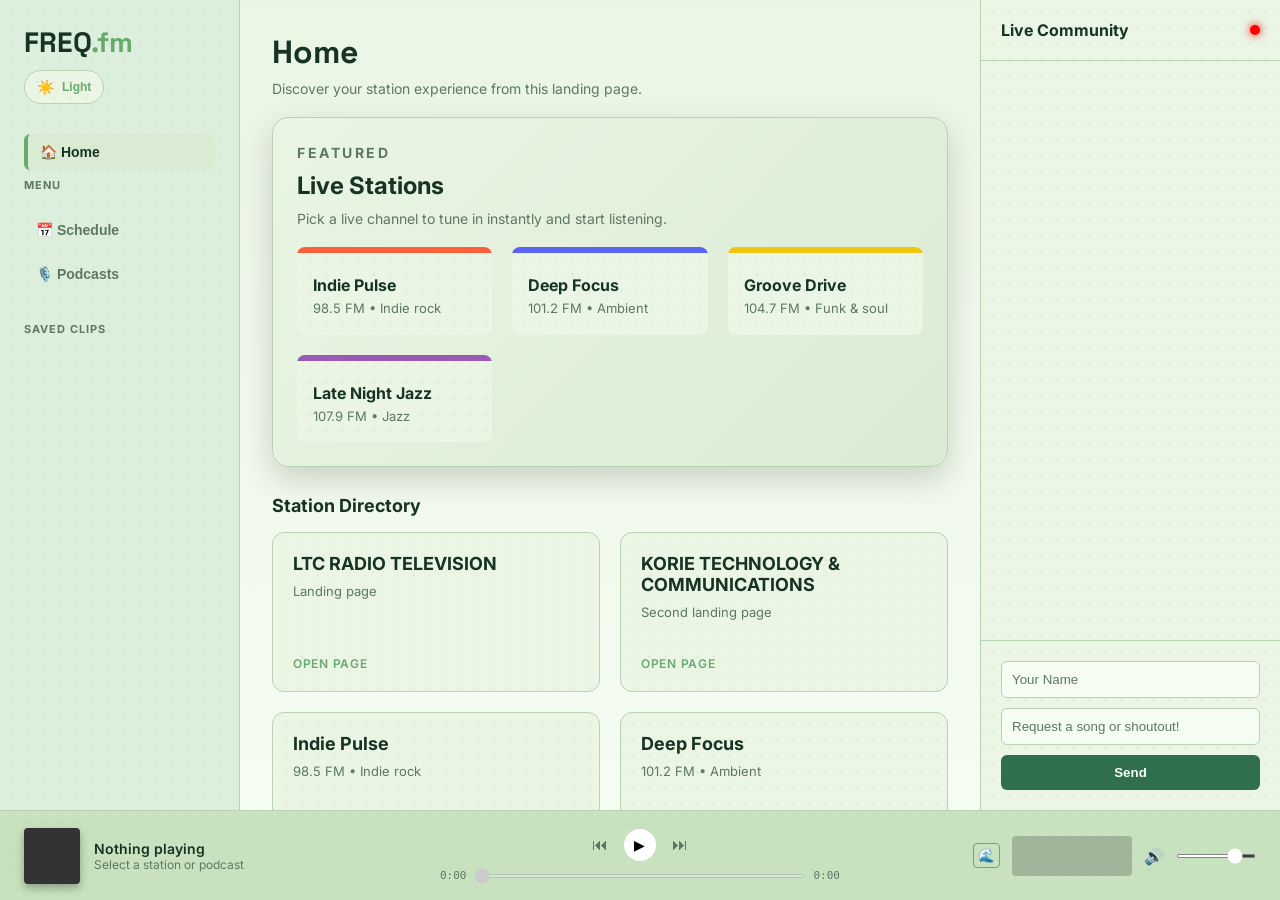
<file: main/index.html>
<!DOCTYPE html>
<html lang="en">
<head>
    <meta charset="UTF-8">
    <meta name="viewport" content="width=device-width, initial-scale=1.0">
    <link rel="preconnect" href="https://fonts.googleapis.com">
    <link rel="preconnect" href="https://fonts.gstatic.com" crossorigin>
    <link href="https://fonts.googleapis.com/css2?family=Inter:wght@400;600;700&family=Space+Grotesk:wght@700&display=swap" rel="stylesheet">
    <link rel="stylesheet" href="style.css">
    <title>Frequency.fm | Web App</title>
</head>
<body>

<div class="app-container">
    <nav class="sidebar">
        <div class="brand">
            <h1>FREQ<span>.fm</span></h1>
            <button id="themeToggle" class="theme-toggle" type="button" aria-label="Toggle color theme">
                <span class="theme-toggle__icon">🌙</span>
                <span class="theme-toggle__label">Dark</span>
            </button>
        </div>
        <div class="nav-menu">
            <button class="nav-btn active" data-tab="home">🏠 Home</button>
            <p class="nav-heading">MENU</p>
            <button class="nav-btn" data-tab="schedule">📅 Schedule</button>
            <button class="nav-btn" data-tab="ondemand">🎙️ Podcasts</button>
        </div>
        <div class="saved-clips-section">
            <p class="nav-heading">SAVED CLIPS</p>
            <ul id="savedClipsList" class="saved-clips-list">
                </ul>
        </div>
    </nav>

    <main class="main-content">
        <section id="home" class="tab-panel active">
            <header class="section-header hero-home-header">
                <h2>Home</h2>
                <p>Discover your station experience from this landing page.</p>
            </header>

            <div class="home-feature-card">
                <div class="home-feature-card__content">
                    <p class="home-feature-label">Featured</p>
                    <h3>Live Stations</h3>
                    <p>Pick a live channel to tune in instantly and start listening.</p>
                </div>
                <div class="station-grid" id="stationList"></div>
            </div>

            <div class="home-section">
                <h3>Station Directory</h3>
                <div class="station-placeholder-grid" id="stationDirectoryList"></div>
                <div class="stations-footer">
                    
                  <a href="../form/form.html" class="big-add-btn" aria-label="Add Station">+</a>
                    
                </div>
            </div>
        </section>

        <section id="schedule" class="tab-panel">
            <header class="section-header">
                <h2>Program Guide</h2>
                <div class="day-filters" id="dayFilters">
                    <button class="day-btn active" data-day="All">All</button>
                    <button class="day-btn" data-day="Mon">Mon</button>
                    <button class="day-btn" data-day="Tue">Tue</button>
                    <button class="day-btn" data-day="Wed">Wed</button>
                    <button class="day-btn" data-day="Thu">Thu</button>
                    <button class="day-btn" data-day="Fri">Fri</button>
                </div>
            </header>
            <div class="schedule-list" id="scheduleList"></div>
        </section>

        <section id="ondemand" class="tab-panel">
            <header class="section-header">
                <h2>Podcasts & Episodes</h2>
                <p>On-demand audio. Highlight a timestamp to save a clip!</p>
            </header>
            <div class="clip-grid" id="clipList"></div>
            
            <div class="clipping-tool">
                <h3>✂️ Clip This Episode</h3>
                <div class="clip-inputs">
                    <input type="text" id="clipStart" placeholder="Start (e.g. 1:15)">
                    <input type="text" id="clipEnd" placeholder="End (e.g. 2:30)">
                    <input type="text" id="clipName" placeholder="Clip Name">
                    <button id="saveClipBtn">Save Clip</button>
                </div>
            </div>
        </section>
    </main>

    <aside class="right-panel">
        <div class="panel-header">
            <h3>Live Community</h3>
            <span class="live-dot"></span>
        </div>
        <div class="request-feed" id="requestFeed">
            </div>
        <form class="request-form" id="requestForm">
            <input type="text" id="reqName" placeholder="Your Name" required>
            <input type="text" id="reqMessage" placeholder="Request a song or shoutout!" required>
            <button type="submit">Send</button>
        </form>
    </aside>

    <footer class="bottom-player" id="playerBar">
        <div class="player-left">
            <div class="brand-color-block" id="playerColorBlock"></div>
            <div class="now-playing-info">
                <p class="np-title" id="npTitle">Nothing playing</p>
                <p class="np-sub" id="npSub">Select a station or podcast</p>
            </div>
        </div>

        <div class="player-center">
            <div class="player-controls">
                <button class="ctrl-btn" id="skipBack">⏮</button>
                <button class="play-pause-btn" id="playBtn" disabled>▶</button>
                <button class="ctrl-btn" id="skipFwd">⏭</button>
            </div>
            <div class="progress-container">
                <span id="currentTime">0:00</span>
                <input type="range" id="progressBar" value="0" min="0" max="100" disabled>
                <span id="durationTime">0:00</span>
            </div>
        </div>

        <div class="player-right">
            <button class="toggle-viz active" id="toggleViz" title="Toggle Visualizer">🌊</button>
            <canvas id="waveform" width="120" height="40"></canvas>
            <label for="volumeSlider">🔊</label>
            <input type="range" id="volumeSlider" min="0" max="1" step="0.01" value="0.8">
        </div>
    </footer>
</div>

<audio id="mainAudio"></audio>
<script src="script.js"></script>
</body>
</html>
</file>
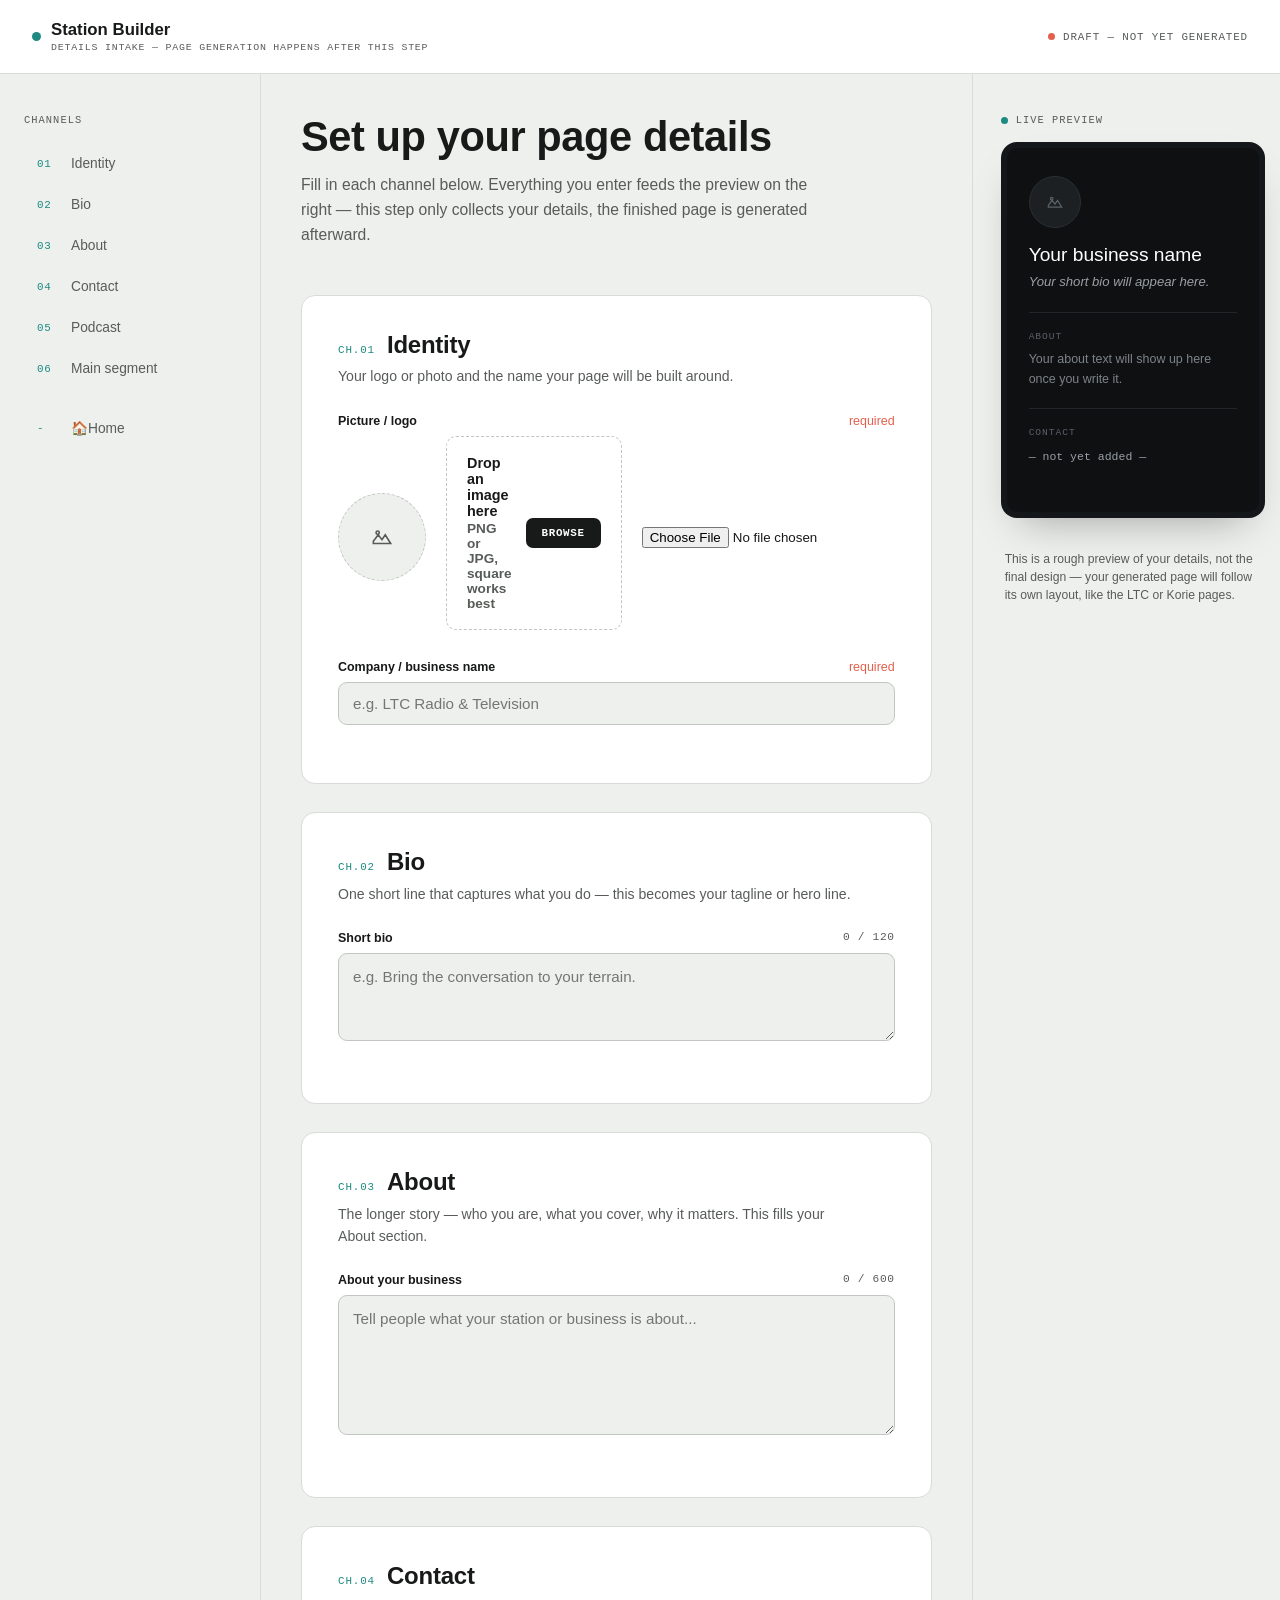
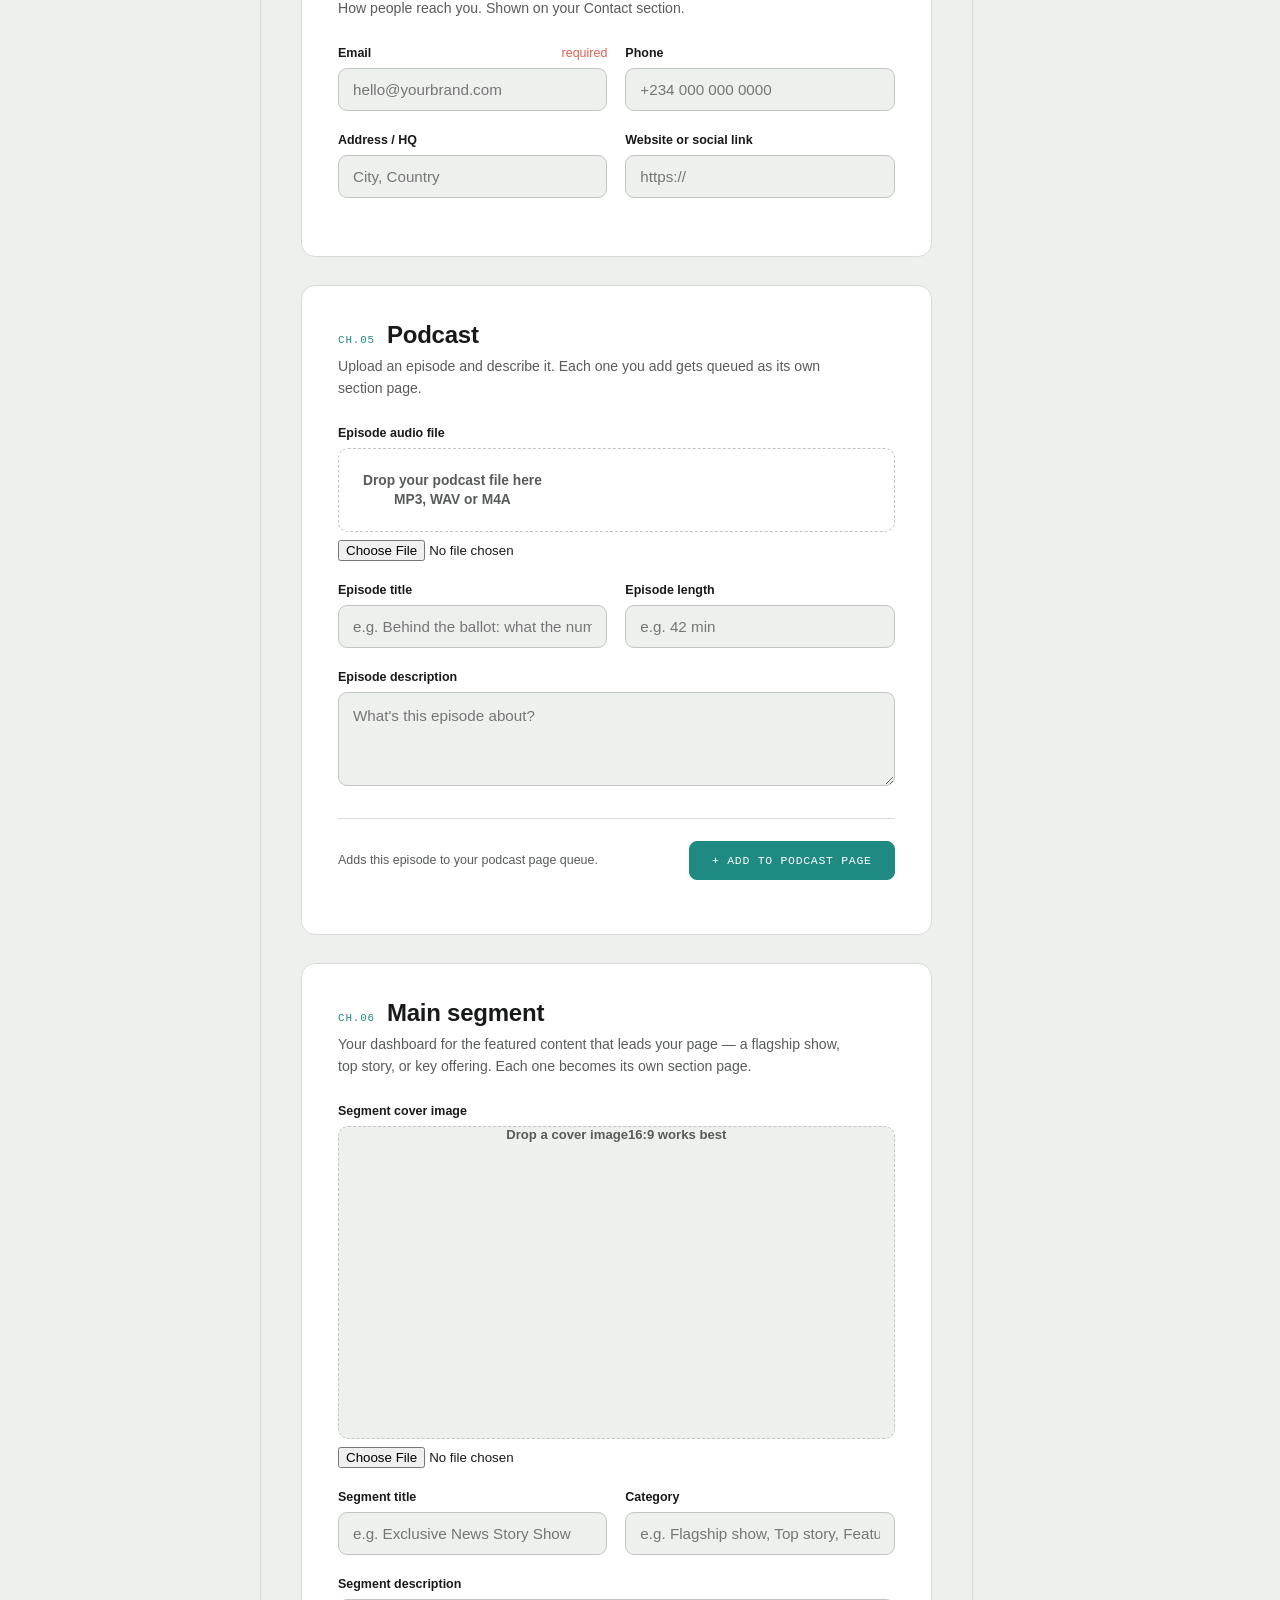
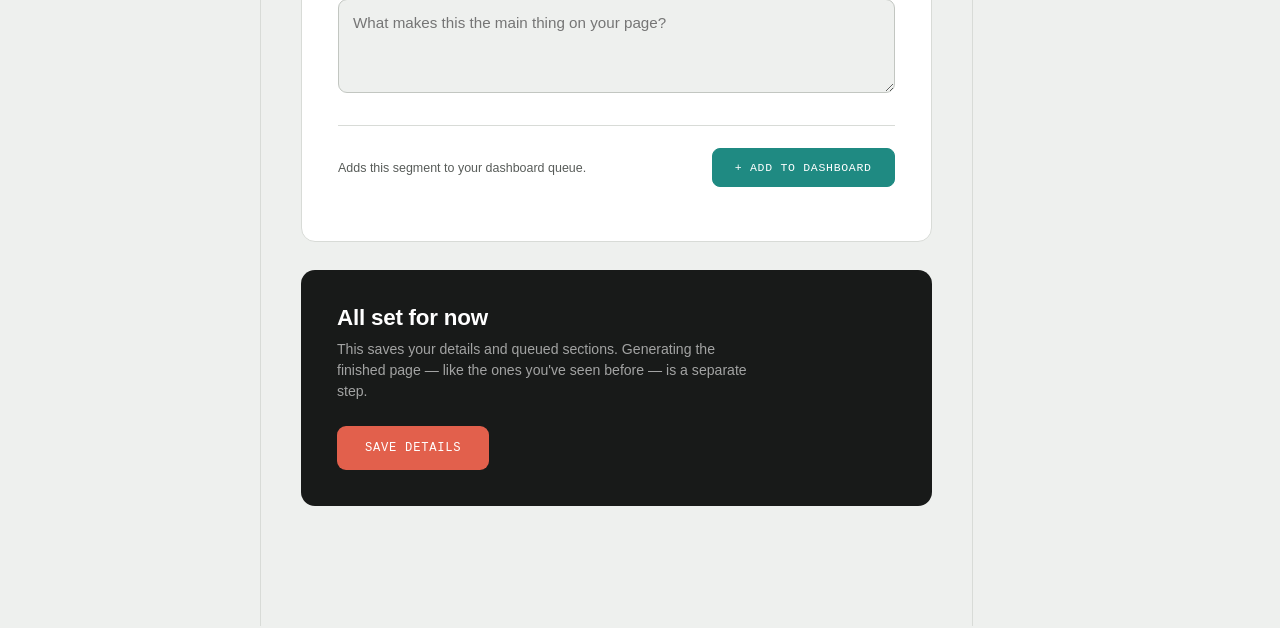
<file: form/form.html>
<!DOCTYPE html>
<html lang="en">
<head>
    <meta charset="UTF-8">
    <meta name="viewport" content="width=device-width, initial-scale=1.0">
    <link rel="stylesheet" href="form.css">
    <title>Document</title>
</head>
<body>
    <div class="topbar">
  <div class="brand">
    <span class="dot"></span>
    <span>Station Builder<br><small>Details intake — page generation happens after this step</small></span>
  </div>
  <div class="topbar-status"><span class="pulse"></span>Draft — not yet generated</div>
</div>

<div class="layout">

  <!-- SIDEBAR STEPPER -->
  <aside class="sidebar">
    <span class="eyebrow">Channels</span>
    <ul class="channel-list" id="channelList">
      <li><a href="#identity"><span class="ch-num mono">01</span>Identity</a></li>
      <li><a href="#bio"><span class="ch-num mono">02</span>Bio</a></li>
      <li><a href="#about"><span class="ch-num mono">03</span>About</a></li>
      <li><a href="#contact"><span class="ch-num mono">04</span>Contact</a></li>
      <li><a href="#podcast"><span class="ch-num mono">05</span>Podcast</a></li>
      <li><a href="#dashboard"><span class="ch-num mono">06</span>Main segment</a></li>
      <br>
      <li><a href="../main/index.html"><span class="ch-num mono">-</span>🏠Home</a></li>
    </ul>
  </aside>

  <!-- MAIN FORM -->
  <main>
    <div class="intro">
      <h1>Set up your page details</h1>
      <p>Fill in each channel below. Everything you enter feeds the preview on the right — this step only collects your details, the finished page is generated afterward.</p>
    </div>

    <!-- 01 IDENTITY -->
    <section class="card" id="identity">
      <div class="card-head"><span class="tag mono">CH.01</span><h2>Identity</h2></div>
      <p class="hint">Your logo or photo and the name your page will be built around.</p>

      <div class="field">
        <label>Picture / logo <span class="req">required</span></label>
        <div class="uploader">
          <div class="upload-preview" id="picPreview">
            <svg viewBox="0 0 24 24" fill="none" stroke-width="1.5"><path d="M4 16l4.5-6 3.5 4.5L15 10l5 8H4z"/><circle cx="8" cy="8" r="1.5"/></svg>
          </div>
          <label class="upload-drop" id="picDrop" for="picInput">
            <span class="u-text"><strong>Drop an image here</strong>PNG or JPG, square works best</span>
            <span class="u-btn">Browse</span>
          </label>
          <input type="file" id="picInput" accept="image/*">
        </div>
      </div>

      <div class="field">
        <label>Company / business name <span class="req">required</span></label>
        <input type="text" id="bizName" placeholder="e.g. LTC Radio &amp; Television">
      </div>
    </section>

    <!-- 02 BIO -->
    <section class="card" id="bio">
      <div class="card-head"><span class="tag mono">CH.02</span><h2>Bio</h2></div>
      <p class="hint">One short line that captures what you do — this becomes your tagline or hero line.</p>
      <div class="field">
        <label>Short bio <span class="count mono" id="bioCount">0 / 120</span></label>
        <textarea id="bioText" maxlength="120" rows="2" placeholder="e.g. Bring the conversation to your terrain."></textarea>
      </div>
    </section>

    <!-- 03 ABOUT -->
    <section class="card" id="about">
      <div class="card-head"><span class="tag mono">CH.03</span><h2>About</h2></div>
      <p class="hint">The longer story — who you are, what you cover, why it matters. This fills your About section.</p>
      <div class="field">
        <label>About your business <span class="count mono" id="aboutCount">0 / 600</span></label>
        <textarea id="aboutText" maxlength="600" rows="5" placeholder="Tell people what your station or business is about..."></textarea>
      </div>
    </section>

    <!-- 04 CONTACT -->
    <section class="card" id="contact">
      <div class="card-head"><span class="tag mono">CH.04</span><h2>Contact</h2></div>
      <p class="hint">How people reach you. Shown on your Contact section.</p>
      <div class="grid-2">
        <div class="field">
          <label>Email <span class="req">required</span></label>
          <input type="email" id="cEmail" placeholder="hello@yourbrand.com">
        </div>
        <div class="field">
          <label>Phone</label>
          <input type="tel" id="cPhone" placeholder="+234 000 000 0000">
        </div>
      </div>
      <div class="grid-2">
        <div class="field">
          <label>Address / HQ</label>
          <input type="text" id="cAddress" placeholder="City, Country">
        </div>
        <div class="field">
          <label>Website or social link</label>
          <input type="url" id="cSocial" placeholder="https://">
        </div>
      </div>
    </section>

    <!-- 05 PODCAST -->
    <section class="card" id="podcast">
      <div class="card-head"><span class="tag mono">CH.05</span><h2>Podcast</h2></div>
      <p class="hint">Upload an episode and describe it. Each one you add gets queued as its own section page.</p>

      <div class="field">
        <label>Episode audio file</label>
        <label class="file-drop" id="audioDrop" for="audioInput">
          <div class="u-text"><strong>Drop your podcast file here</strong>MP3, WAV or M4A</div>
        </label>
        <input type="file" id="audioInput" accept="audio/*">
        <div class="file-chip" id="audioChip">
          <span id="audioName" class="mono"></span>
          <span class="remove" id="audioRemove">Remove</span>
        </div>
      </div>

      <div class="grid-2">
        <div class="field">
          <label>Episode title</label>
          <input type="text" id="epTitle" placeholder="e.g. Behind the ballot: what the numbers hide">
        </div>
        <div class="field">
          <label>Episode length</label>
          <input type="text" id="epLength" placeholder="e.g. 42 min">
        </div>
      </div>
      <div class="field">
        <label>Episode description</label>
        <textarea id="epDesc" rows="3" placeholder="What's this episode about?"></textarea>
      </div>

      <div class="gen-row">
        <span class="gen-note">Adds this episode to your podcast page queue.</span>
        <button class="gen-btn" id="addEpisode">+ Add to podcast page</button>
      </div>
      <div class="queue" id="episodeQueue"></div>
    </section>

    <!-- 06 DASHBOARD / MAIN SEGMENT -->
    <section class="card" id="dashboard">
      <div class="card-head"><span class="tag mono">CH.06</span><h2>Main segment</h2></div>
      <p class="hint">Your dashboard for the featured content that leads your page — a flagship show, top story, or key offering. Each one becomes its own section page.</p>

      <div class="field">
        <label>Segment cover image</label>
        <label class="upload-rect" id="segDrop" for="segInput">
          <div class="u-text"><strong>Drop a cover image</strong>16:9 works best</div>
        </label>
        <input type="file" id="segInput" accept="image/*">
      </div>

      <div class="grid-2">
        <div class="field">
          <label>Segment title</label>
          <input type="text" id="segTitle" placeholder="e.g. Exclusive News Story Show">
        </div>
        <div class="field">
          <label>Category</label>
          <input type="text" id="segCategory" placeholder="e.g. Flagship show, Top story, Featured product">
        </div>
      </div>
      <div class="field">
        <label>Segment description</label>
        <textarea id="segDesc" rows="3" placeholder="What makes this the main thing on your page?"></textarea>
      </div>

      <div class="gen-row">
        <span class="gen-note">Adds this segment to your dashboard queue.</span>
        <button class="gen-btn" id="addSegment">+ Add to dashboard</button>
      </div>
      <div class="queue" id="segmentQueue"></div>
    </section>

    <!-- FINAL SAVE -->
    <div class="save-card">
      <div>
        <h2>All set for now</h2>
        <p>This saves your details and queued sections. Generating the finished page — like the ones you've seen before — is a separate step.</p>
      </div>
      <button class="save-btn" id="saveDetails">Save details</button>
    </div>
  </main>

  <!-- LIVE PREVIEW -->
  <aside class="preview-col">
    <span class="eyebrow"><span class="pulse"></span>Live preview</span>
    <div class="monitor">
      <div class="monitor-screen">
        <div class="pv-avatar" id="pvAvatar">
          <svg viewBox="0 0 24 24" fill="none" stroke-width="1.5"><path d="M4 16l4.5-6 3.5 4.5L15 10l5 8H4z"/><circle cx="8" cy="8" r="1.5"/></svg>
        </div>
        <div class="pv-name" id="pvName">Your business name</div>
        <div class="pv-bio" id="pvBio">Your short bio will appear here.</div>
        <div class="pv-divider"></div>
        <div class="pv-label">About</div>
        <div class="pv-about" id="pvAbout">Your about text will show up here once you write it.</div>
        <div class="pv-divider"></div>
        <div class="pv-label">Contact</div>
        <div class="pv-contact" id="pvContact">— not yet added —</div>
        <div class="pv-tags" id="pvTags"></div>
      </div>
    </div>
    <p class="preview-foot">This is a rough preview of your details, not the final design — your generated page will follow its own layout, like the LTC or Korie pages.</p>
  </aside>

</div>

<div class="toast" id="toast"><span class="td"></span><span id="toastText">Saved</span></div>
</body>
<script src="form.js"></script>
</html>
</file>
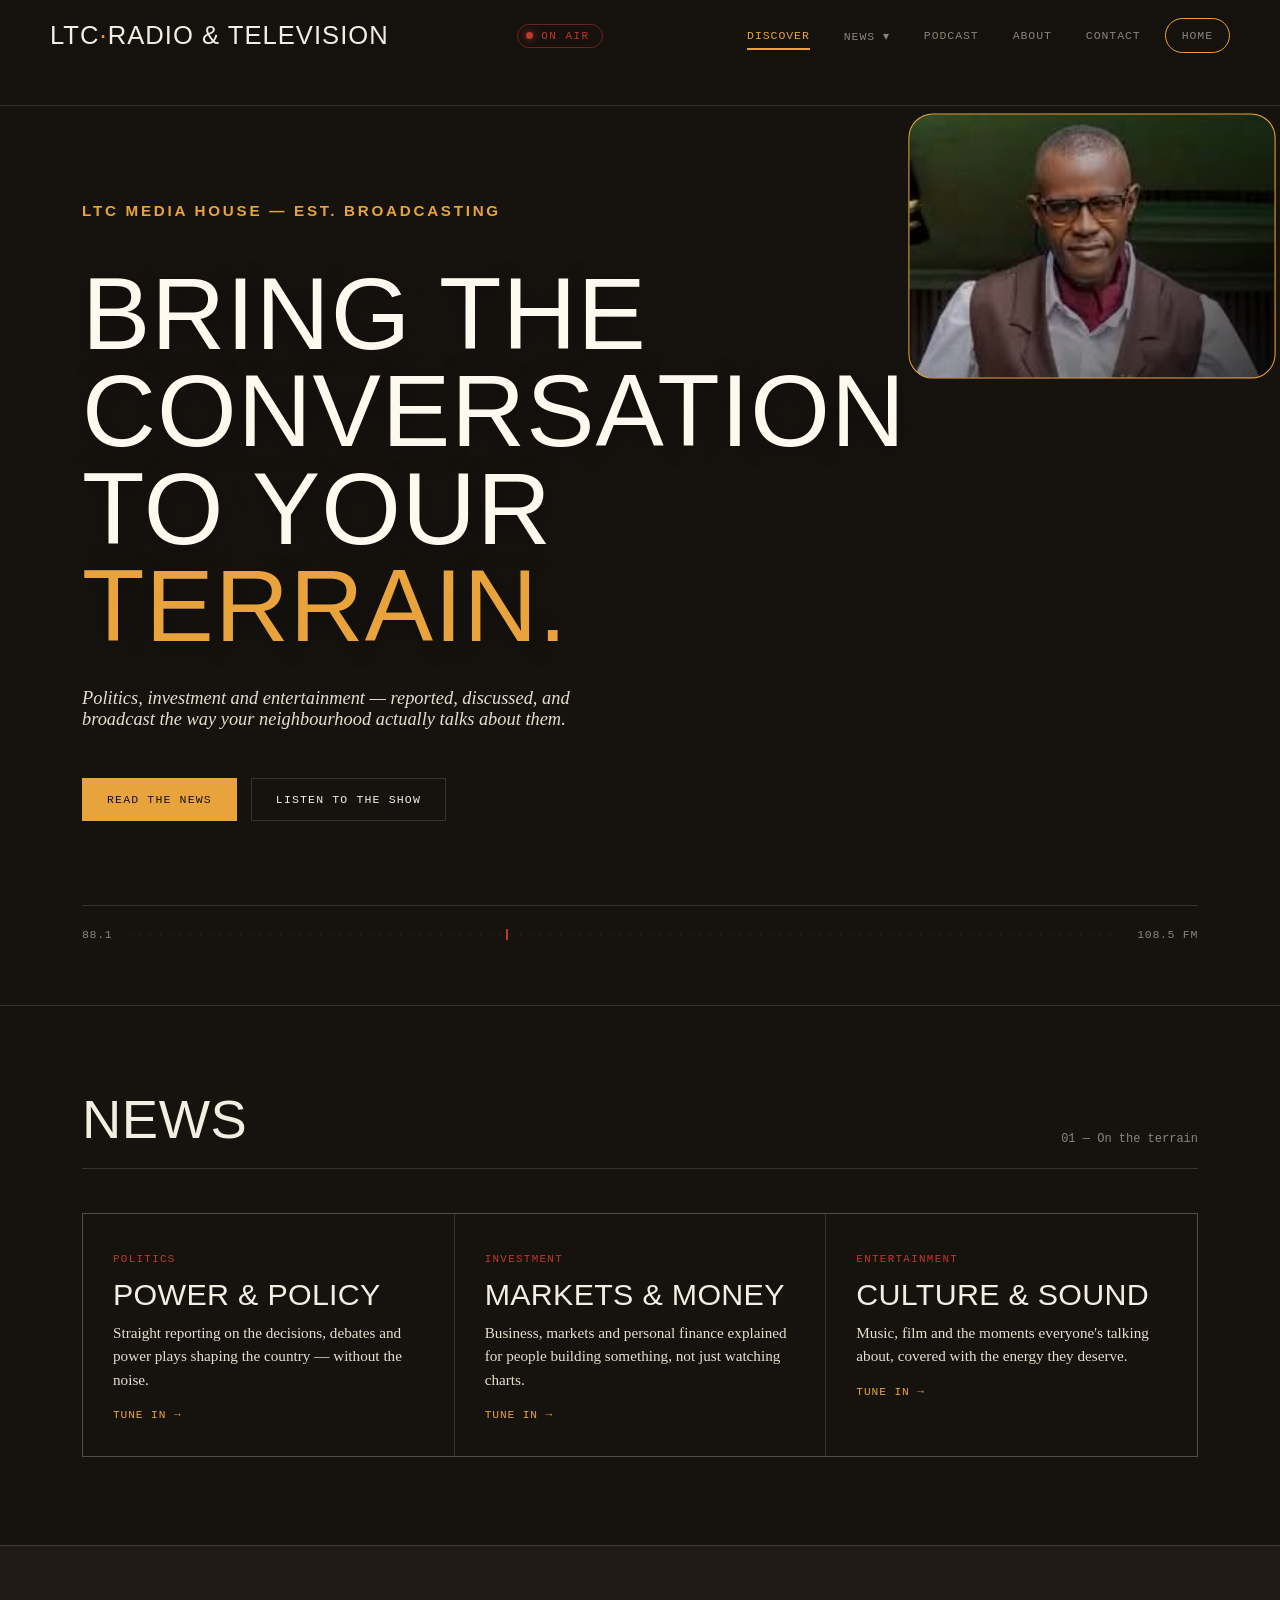
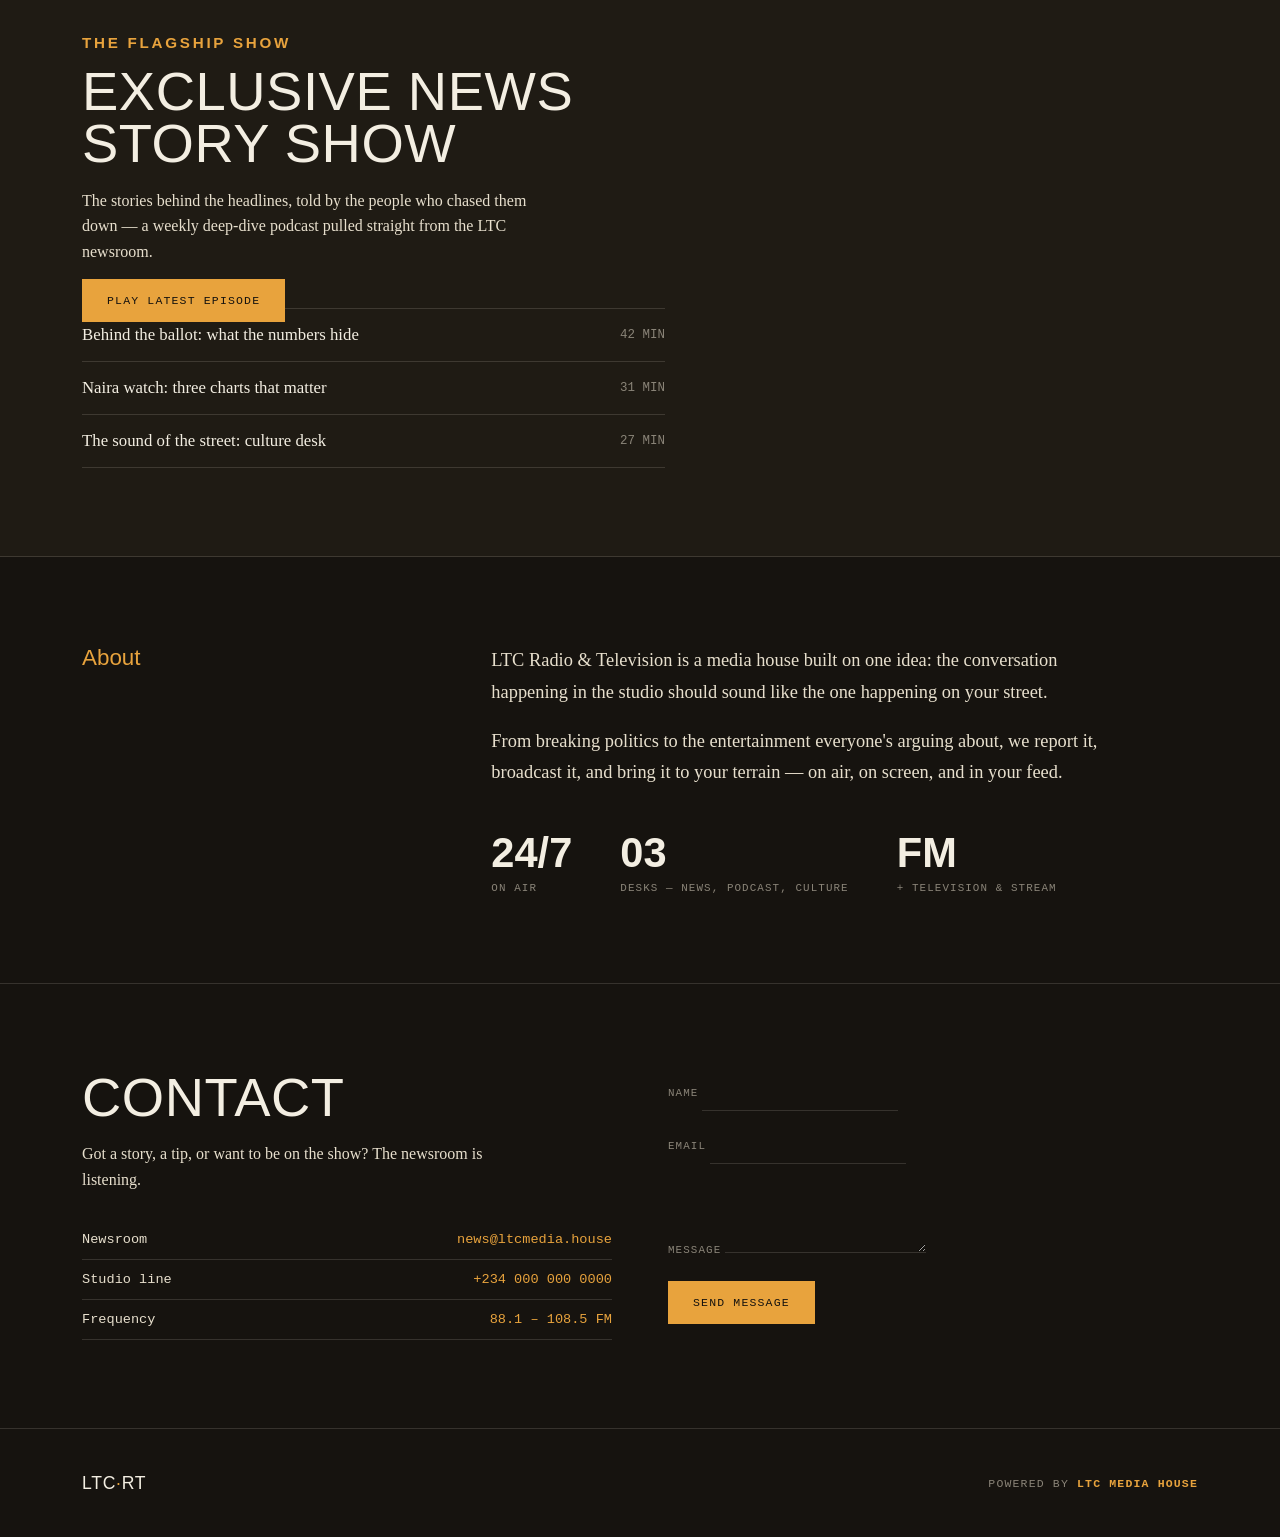
<file: page/front.html>
<!DOCTYPE html>
<html lang="en">
<head>
    <meta charset="UTF-8">
    <meta name="viewport" content="width=device-width, initial-scale=1.0">
    <link rel="stylesheet" href="front.css">
    <title>Document</title>
</head>
<body>
    <body>

<header>
  <div class="wrap nav-row">
    <a href="#home" class="logo">LTC<span>·</span>RADIO &amp; TELEVISION</a>
    <span class="onair"><span class="dot"></span>ON AIR</span>
    <nav class="dial" id="primaryNav">
      <a href="#home" class="active">Discover</a>
      <div class="has-drop">
        <a href="#news">News ▾</a>
        <div class="dropdown">
          <a href="#news">Politics</a>
          <a href="#news">Investment</a>
          <a href="#news">Entertainment</a>
        </div>
      </div>
      <a href="#podcast">Podcast</a>
      <a href="#about">About</a>
      <a href="#contact">Contact</a>
      <a href="..//main/index.html" class="nav-back-btn">Home</a>
    </nav>
    <button class="nav-toggle" id="navToggle" aria-label="Toggle menu" aria-expanded="false">MENU</button>
  </div>
  <div class="freq-ticker" aria-hidden="true">
    <span style="animation-delay:0s"></span><span style="animation-delay:0.1s"></span><span style="animation-delay:0.2s"></span>
    <span style="animation-delay:0.3s"></span><span style="animation-delay:0.05s"></span><span style="animation-delay:0.25s"></span>
    <span style="animation-delay:0.15s"></span><span style="animation-delay:0.35s"></span><span style="animation-delay:0.4s"></span>
    <span style="animation-delay:0.1s"></span><span style="animation-delay:0.2s"></span><span style="animation-delay:0s"></span>
    <span style="animation-delay:0.3s"></span><span style="animation-delay:0.15s"></span><span style="animation-delay:0.05s"></span>
    <span style="animation-delay:0.25s"></span><span style="animation-delay:0.4s"></span><span style="animation-delay:0.1s"></span>
    <span style="animation-delay:0.2s"></span><span style="animation-delay:0s"></span>
  </div>
</header>

<section class="hero" id="home">
  <div class="hero-backdrop" aria-hidden="true"></div>
  <div class="wrap">
    <span class="eyebrow">LTC Media House — Est. Broadcasting</span>
    <h1>Bring the conversation<br>to your <em>terrain.</em></h1>
    <p class="lede">Politics, investment and entertainment — reported, discussed, and broadcast the way your neighbourhood actually talks about them.</p>
    <div class="hero-cta">
      <a href="#news" class="btn">Read the news</a>
      <a href="#podcast" class="btn ghost">Listen to the show</a>
    </div>
    <div class="dial-strip">
      <span>88.1</span>
      <span class="dial-track"><span class="dial-needle"></span></span>
      <span>108.5 FM</span>
    </div>
  </div>
</section>

<section id="news">
  <div class="wrap">
    <div class="section-head">
      <h2>News</h2>
      <span class="num">01 — On the terrain</span>
    </div>
    <div class="news-grid">
      <article class="news-card">
        <span class="tag">Politics</span>
        <h3>Power &amp; policy</h3>
        <p>Straight reporting on the decisions, debates and power plays shaping the country — without the noise.</p>
        <span class="read">Tune in →</span>
      </article>
      <article class="news-card">
        <span class="tag">Investment</span>
        <h3>Markets &amp; money</h3>
        <p>Business, markets and personal finance explained for people building something, not just watching charts.</p>
        <span class="read">Tune in →</span>
      </article>
      <article class="news-card">
        <span class="tag">Entertainment</span>
        <h3>Culture &amp; sound</h3>
        <p>Music, film and the moments everyone's talking about, covered with the energy they deserve.</p>
        <span class="read">Tune in →</span>
      </article>
    </div>
  </div>
</section>

<section class="podcast" id="podcast">
  <div class="wrap">
    <div>
      <span class="eyebrow">The flagship show</span>
      <h2>Exclusive News<br>Story Show</h2>
      <p>The stories behind the headlines, told by the people who chased them down — a weekly deep-dive podcast pulled straight from the LTC newsroom.</p>
      <a href="#" class="btn">Play latest episode</a>
      <div class="episode-list">
        <div class="episode"><span class="ep-title">Behind the ballot: what the numbers hide</span><span class="ep-meta">42 MIN</span></div>
        <div class="episode"><span class="ep-title">Naira watch: three charts that matter</span><span class="ep-meta">31 MIN</span></div>
        <div class="episode"><span class="ep-title">The sound of the street: culture desk</span><span class="ep-meta">27 MIN</span></div>
      </div>
    </div>
    <div class="waveform" aria-hidden="true">
      <span style="animation-delay:0s"></span><span style="animation-delay:0.1s"></span><span style="animation-delay:0.2s"></span>
      <span style="animation-delay:0.3s"></span><span style="animation-delay:0.05s"></span><span style="animation-delay:0.25s"></span>
      <span style="animation-delay:0.15s"></span><span style="animation-delay:0.35s"></span><span style="animation-delay:0.4s"></span>
      <span style="animation-delay:0.1s"></span><span style="animation-delay:0.2s"></span><span style="animation-delay:0s"></span>
      <span style="animation-delay:0.3s"></span><span style="animation-delay:0.15s"></span><span style="animation-delay:0.05s"></span>
    </div>
  </div>
</section>

<section class="about" id="about">
  <div class="wrap">
    <div>
      <span class="about-tag">About</span>
    </div>
    <div>
      <p>LTC Radio &amp; Television is a media house built on one idea: the conversation happening in the studio should sound like the one happening on your street.</p>
      <p>From breaking politics to the entertainment everyone's arguing about, we report it, broadcast it, and bring it to your terrain — on air, on screen, and in your feed.</p>
      <div class="stat-row">
        <div class="stat"><h4>24/7</h4><span>On air</span></div>
        <div class="stat"><h4>03</h4><span>Desks — News, Podcast, Culture</span></div>
        <div class="stat"><h4>FM</h4><span>+ Television &amp; Stream</span></div>
      </div>
    </div>
  </div>
</section>

<section class="contact" id="contact">
  <div class="wrap">
    <div>
      <h2>Contact</h2>
      <p>Got a story, a tip, or want to be on the show? The newsroom is listening.</p>
      <ul class="freq-list">
        <li><span>Newsroom</span><span>news@ltcmedia.house</span></li>
        <li><span>Studio line</span><span>+234 000 000 0000</span></li>
        <li><span>Frequency</span><span>88.1 – 108.5 FM</span></li>
      </ul>
    </div>
    <form onsubmit="event.preventDefault(); this.querySelector('button').textContent='Sent ✓';">
      <div>
        <label for="name">Name</label>
        <input id="name" type="text" required>
      </div>
      <div>
        <label for="email">Email</label>
        <input id="email" type="email" required>
      </div>
      <div>
        <label for="msg">Message</label>
        <textarea id="msg" rows="3" required></textarea>
      </div>
      <button class="btn" type="submit">Send message</button>
    </form>
  </div>
</section>

<footer>
  <div class="wrap">
    <span class="logo" style="font-size:1.1rem;">LTC<span>·</span>RT</span>
    <span class="powered">Powered by <strong>LTC Media House</strong></span>
  </div>
</footer>
</body>
<script src="front.js"></script>
</html>
</file>
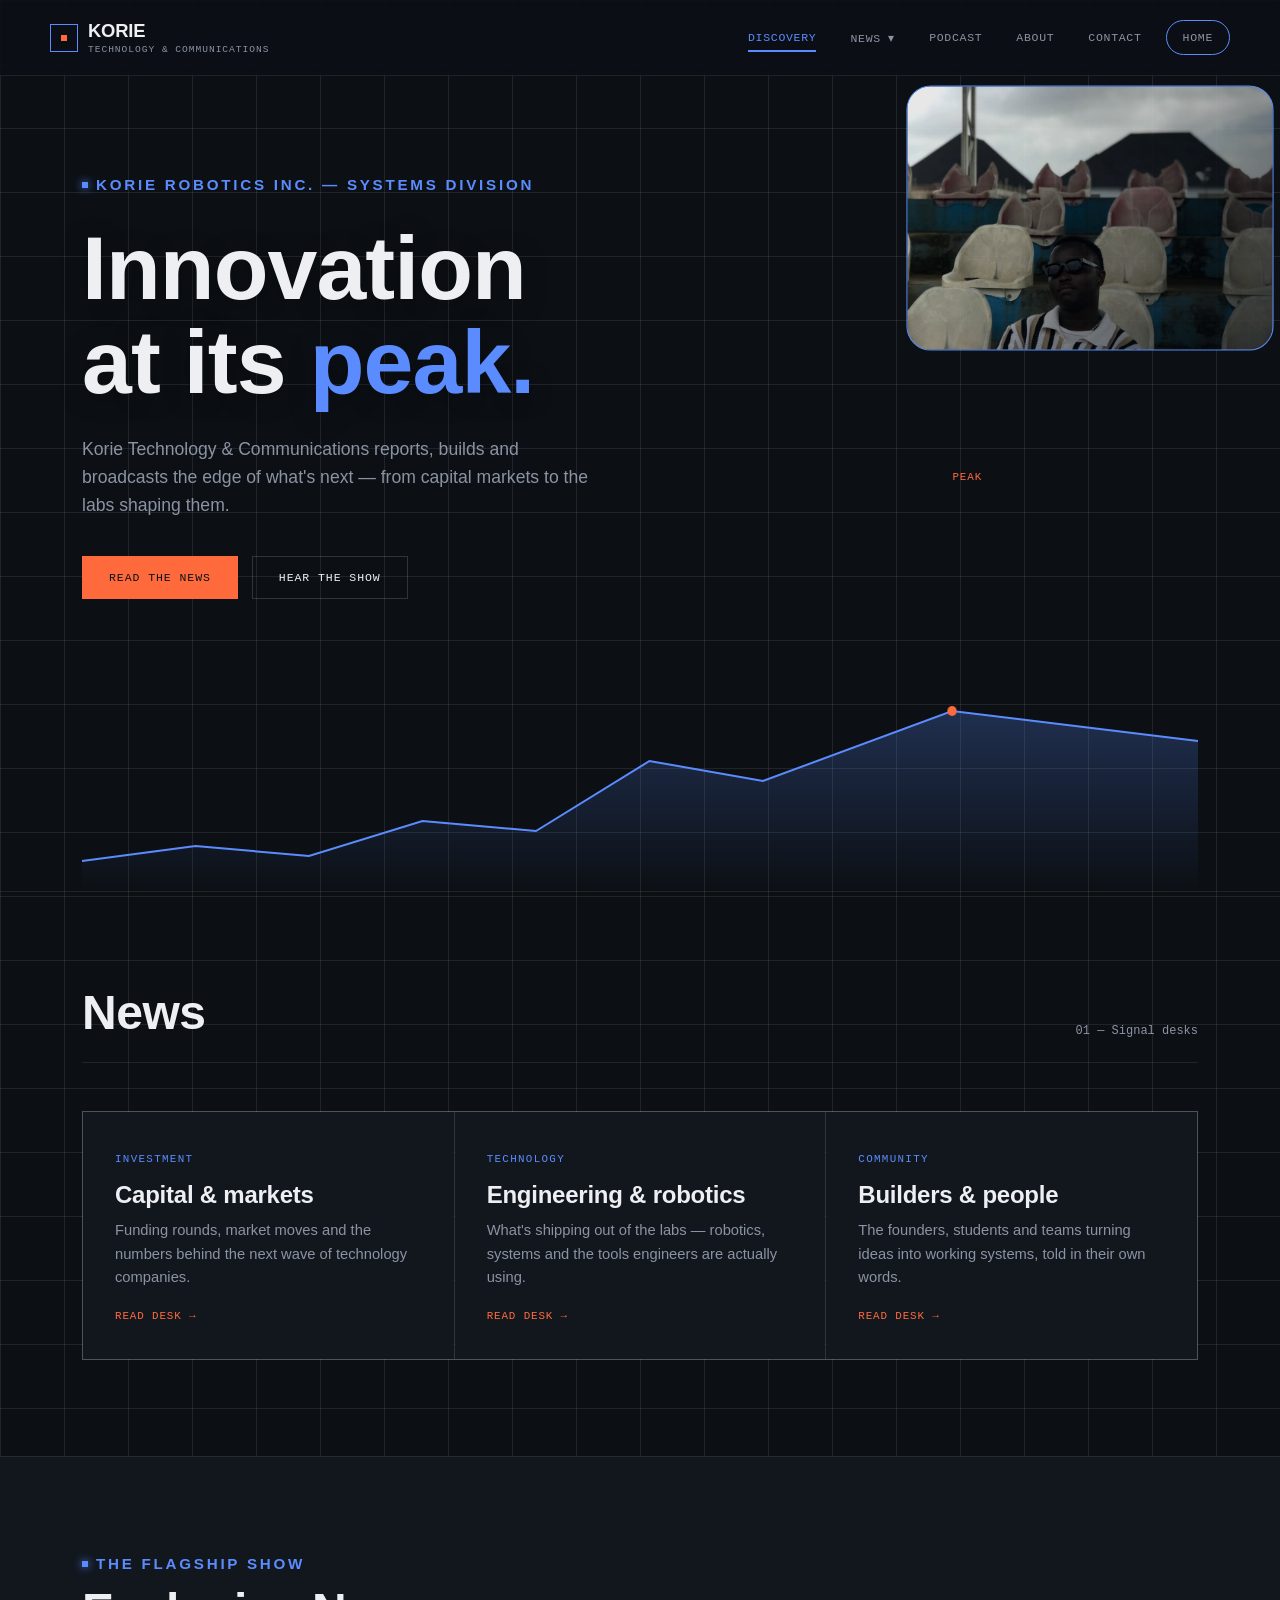
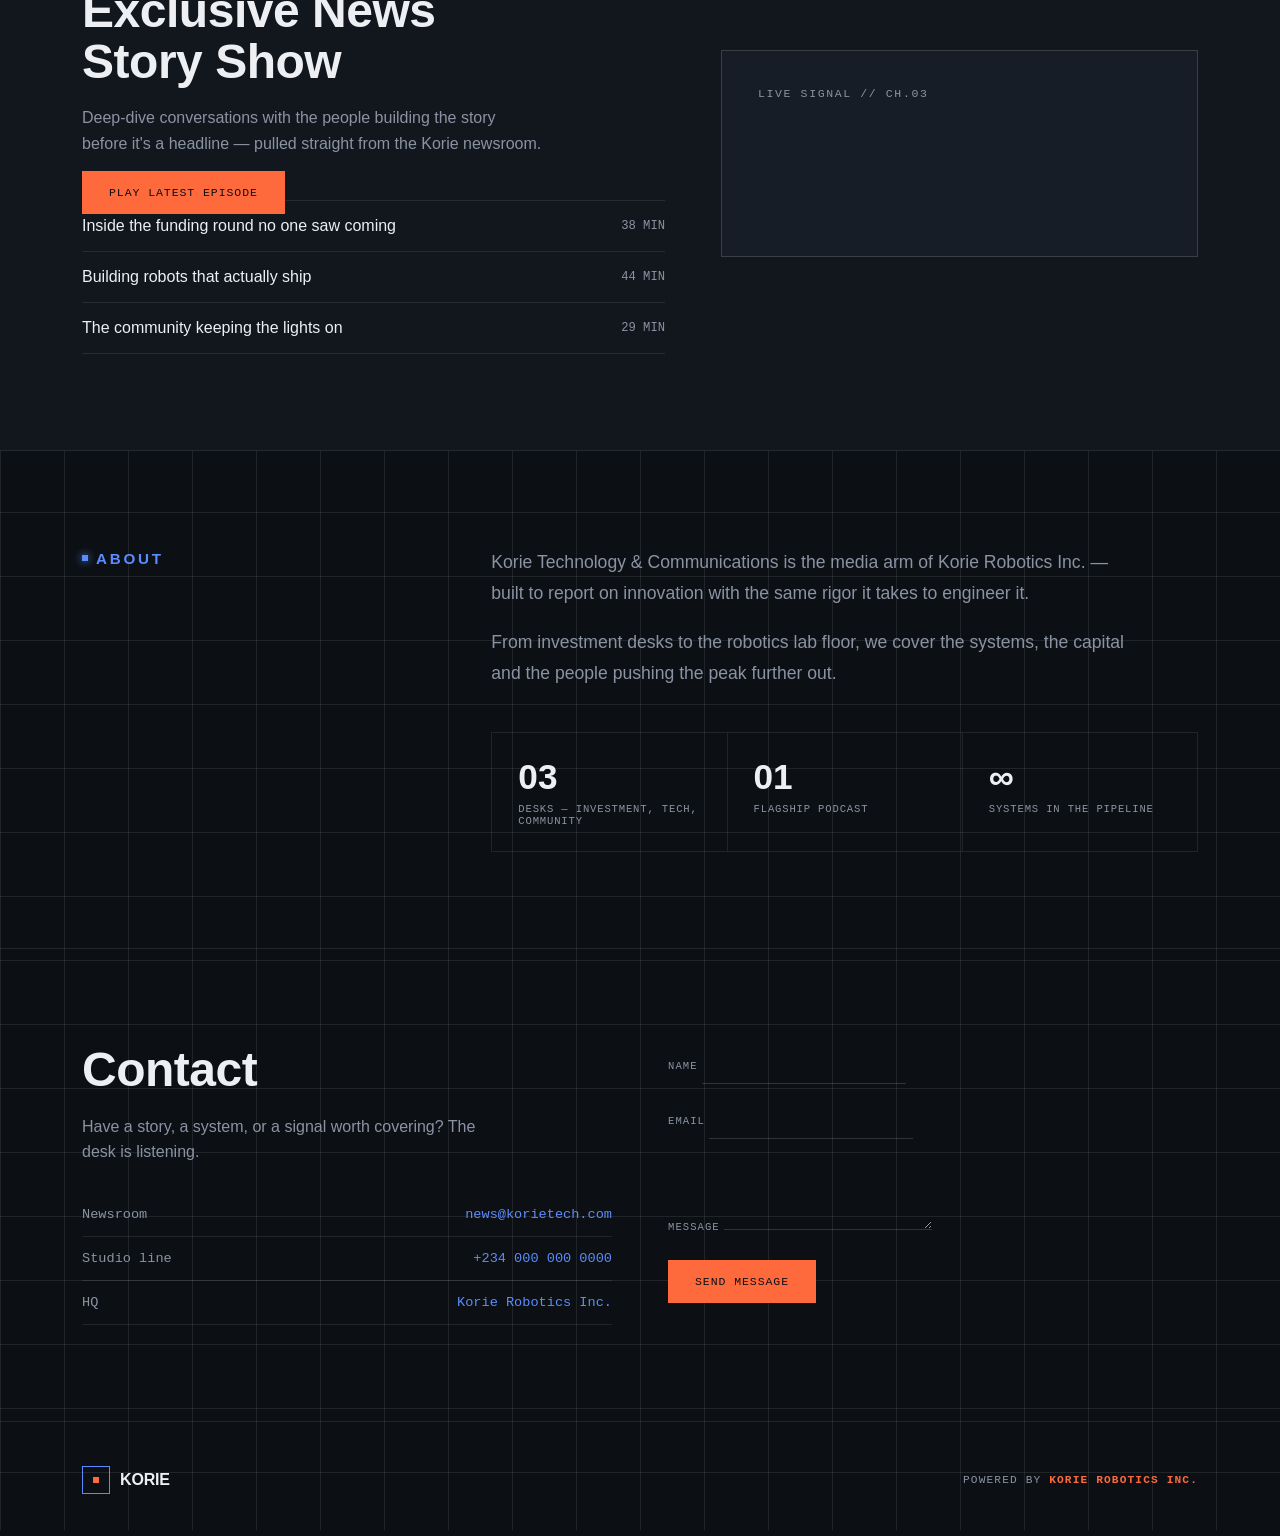
<file: page2/2front.html>
<!DOCTYPE html>
<html lang="en">
<head>
    <meta charset="UTF-8">
    <meta name="viewport" content="width=device-width, initial-scale=1.0">
    <link rel="stylesheet" href="2front.css">
    <title>Document</title>
</head>
<body>
    <body>

<header>
  <div class="wrap nav-row">
    <a href="#home" class="logo">
      <span class="mark"></span>
      <span>KORIE<br><small>Technology &amp; Communications</small></span>
    </a>
    <nav class="main" id="primaryNav">
      <a href="#home" class="active">Discovery</a>
      <div class="has-drop">
        <a href="#news">News ▾</a>
        <div class="dropdown">
          <a href="#news">Investment</a>
          <a href="#news">Technology</a>
          <a href="#news">Community</a>
        </div>
      </div>
      <a href="#podcast">Podcast</a>
      <a href="#about">About</a>
      <a href="#contact">Contact</a>
      <a href="..//main/index.html" class="nav-back-btn">Home</a>
    </nav>
    <button class="nav-toggle" id="navToggle" aria-label="Toggle menu" aria-expanded="false">MENU</button>
  </div>
</header>

<section class="hero" id="home">
  <div class="hero-backdrop" aria-hidden="true"></div>
  <div class="wrap">
    <span class="eyebrow">Korie Robotics Inc. — Systems Division</span>
    <h1>Innovation<br>at its <span class="accent">peak.</span></h1>
    <p class="lede">Korie Technology &amp; Communications reports, builds and broadcasts the edge of what's next — from capital markets to the labs shaping them.</p>
    <div class="hero-cta">
      <a href="#news" class="btn">Read the news</a>
      <a href="#podcast" class="btn ghost">Hear the show</a>
    </div>

    <div class="peak-label">
      <span style="left:78%;">PEAK</span>
    </div>
    <svg class="peak-chart" viewBox="0 0 1180 220" preserveAspectRatio="none" aria-hidden="true">
      <defs>
        <linearGradient id="peakGradient" x1="0" y1="0" x2="0" y2="1">
          <stop offset="0%" stop-color="#5b8cff" stop-opacity="0.5"/>
          <stop offset="100%" stop-color="#5b8cff" stop-opacity="0"/>
        </linearGradient>
      </defs>
      <path class="fill" d="M0,190 L120,175 L240,185 L360,150 L480,160 L600,90 L720,110 L920,40 L1180,70 L1180,220 L0,220 Z"/>
      <path class="line" d="M0,190 L120,175 L240,185 L360,150 L480,160 L600,90 L720,110 L920,40 L1180,70"/>
      <circle class="summit" cx="920" cy="40" r="5"/>
    </svg>
  </div>
</section>

<section id="news">
  <div class="wrap">
    <div class="section-head">
      <h2>News</h2>
      <span class="idx">01 — Signal desks</span>
    </div>
    <div class="news-grid">
      <article class="news-card">
        <span class="tag">Investment</span>
        <h3>Capital &amp; markets</h3>
        <p>Funding rounds, market moves and the numbers behind the next wave of technology companies.</p>
        <span class="read">Read desk →</span>
      </article>
      <article class="news-card">
        <span class="tag">Technology</span>
        <h3>Engineering &amp; robotics</h3>
        <p>What's shipping out of the labs — robotics, systems and the tools engineers are actually using.</p>
        <span class="read">Read desk →</span>
      </article>
      <article class="news-card">
        <span class="tag">Community</span>
        <h3>Builders &amp; people</h3>
        <p>The founders, students and teams turning ideas into working systems, told in their own words.</p>
        <span class="read">Read desk →</span>
      </article>
    </div>
  </div>
</section>

<section class="podcast" id="podcast">
  <div class="wrap">
    <div>
      <span class="eyebrow">The flagship show</span>
      <h2>Exclusive News<br>Story Show</h2>
      <p>Deep-dive conversations with the people building the story before it's a headline — pulled straight from the Korie newsroom.</p>
      <a href="#" class="btn">Play latest episode</a>
      <div class="episode-list">
        <div class="episode"><span class="ep-title">Inside the funding round no one saw coming</span><span class="ep-meta">38 MIN</span></div>
        <div class="episode"><span class="ep-title">Building robots that actually ship</span><span class="ep-meta">44 MIN</span></div>
        <div class="episode"><span class="ep-title">The community keeping the lights on</span><span class="ep-meta">29 MIN</span></div>
      </div>
    </div>
    <div class="signal-panel">
      <span class="mono">LIVE SIGNAL // CH.03</span>
      <div class="bars" aria-hidden="true">
        <span style="animation-delay:0s"></span><span style="animation-delay:0.1s"></span><span style="animation-delay:0.2s"></span>
        <span style="animation-delay:0.3s"></span><span style="animation-delay:0.05s"></span><span style="animation-delay:0.25s"></span>
        <span style="animation-delay:0.15s"></span><span style="animation-delay:0.35s"></span><span style="animation-delay:0.4s"></span>
        <span style="animation-delay:0.1s"></span><span style="animation-delay:0.2s"></span><span style="animation-delay:0s"></span>
      </div>
    </div>
  </div>
</section>

<section class="about" id="about">
  <div class="wrap">
    <div>
      <span class="eyebrow">About</span>
    </div>
    <div>
      <p>Korie Technology &amp; Communications is the media arm of Korie Robotics Inc. — built to report on innovation with the same rigor it takes to engineer it.</p>
      <p>From investment desks to the robotics lab floor, we cover the systems, the capital and the people pushing the peak further out.</p>
      <div class="stat-row">
        <div class="stat"><h4>03</h4><span>Desks — Investment, Tech, Community</span></div>
        <div class="stat"><h4>01</h4><span>Flagship podcast</span></div>
        <div class="stat"><h4>∞</h4><span>Systems in the pipeline</span></div>
      </div>
    </div>
  </div>
</section>

<section class="contact" id="contact">
  <div class="wrap">
    <div>
      <h2>Contact</h2>
      <p>Have a story, a system, or a signal worth covering? The desk is listening.</p>
      <ul class="info-list">
        <li><span>Newsroom</span><span>news@korietech.com</span></li>
        <li><span>Studio line</span><span>+234 000 000 0000</span></li>
        <li><span>HQ</span><span>Korie Robotics Inc.</span></li>
      </ul>
    </div>
    <form onsubmit="event.preventDefault(); this.querySelector('button').textContent='Sent ✓';">
      <div>
        <label for="name">Name</label>
        <input id="name" type="text" required>
      </div>
      <div>
        <label for="email">Email</label>
        <input id="email" type="email" required>
      </div>
      <div>
        <label for="msg">Message</label>
        <textarea id="msg" rows="3" required></textarea>
      </div>
      <button class="btn" type="submit">Send message</button>
    </form>
  </div>
</section>

<footer>
  <div class="wrap">
    <span class="logo" style="font-size:1rem;"><span class="mark"></span>KORIE</span>
    <span class="powered">Powered by <strong>Korie Robotics Inc.</strong></span>
  </div>
</footer>
</body>
<script src="2front.js"></script>
</html>
</file>
<file: main/style.css>
:root {
    --bg-main: #121212;
    --bg-sidebar: #000000;
    --bg-panel: #1e1e1e;
    --bg-hover: #282828;
    --bg-footer: #181818;
    --text-main: #ffffff;
    --text-muted: #a7a7a7;
    --border: #333333;
    --accent: #1db954;
    --button-bg: #ffffff;
    --button-text: #121212;
    
    --font-display: 'Space Grotesk', sans-serif;
    --font-body: 'Inter', sans-serif;
}

body[data-theme="light"] {
    --bg-main: #f5fcf2;
    --bg-sidebar: #dcefdc;
    --bg-panel: #eaf5e4;
    --bg-hover: #d9ebd2;
    --bg-footer: #c8e2bf;
    --text-main: #173324;
    --text-muted: #5d7864;
    --border: #b8d2b4;
    --accent: #6aa96c;
    --button-bg: #2f6f4b;
    --button-text: #f5fff6;
    --surface-pattern: radial-gradient(circle at 20% 20%, rgba(255,255,255,0.38) 0 1.2px, transparent 1.5px),
        radial-gradient(circle at 80% 70%, rgba(106,169,108,0.08) 0 1.4px, transparent 1.8px);
}

* { box-sizing: border-box; margin: 0; padding: 0; }

body {
    background-color: var(--bg-main);
    color: var(--text-main);
    font-family: var(--font-body);
    height: 100vh;
    overflow: hidden;
    transition: background-color 0.25s ease, color 0.25s ease;
}

/* App Layout */
.app-container {
    display: grid;
    grid-template-columns: 240px 1fr 300px;
    grid-template-rows: 1fr 90px;
    height: 100vh;
}

/* ===== SIDEBAR ===== */
.sidebar {
    background-color: var(--bg-sidebar);
    grid-column: 1;
    grid-row: 1;
    padding: 24px;
    display: flex;
    flex-direction: column;
    gap: 30px;
    border-right: 1px solid var(--border);
}

.brand { display: flex; flex-direction: column; gap: 10px; align-items: flex-start; }
.brand h1 { font-family: var(--font-display); font-size: 28px; }
.brand span { color: var(--accent); }
.theme-toggle {
    display: inline-flex; align-items: center; gap: 8px;
    border: 1px solid var(--border); border-radius: 999px;
    background: var(--bg-panel); color: var(--text-main);
    padding: 8px 12px; cursor: pointer; font-size: 12px; font-weight: 700;
    transition: background 0.2s ease, border-color 0.2s ease;
}
body[data-theme="light"] .sidebar,
body[data-theme="light"] .right-panel,
body[data-theme="light"] .bottom-player,
body[data-theme="light"] .theme-toggle,
body[data-theme="light"] .clipping-tool,
body[data-theme="light"] .station-placeholder-card,
body[data-theme="light"] .card,
body[data-theme="light"] .req-item {
    background-image: var(--surface-pattern);
    background-size: 16px 16px;
    background-blend-mode: soft-light, normal;
}
.theme-toggle:hover { background: var(--bg-hover); }
.theme-toggle__icon { font-size: 14px; }

.nav-heading { font-size: 11px; font-weight: 700; color: var(--text-muted); letter-spacing: 1px; margin-bottom: 12px; }

.nav-menu { display: flex; flex-direction: column; gap: 8px; }
.nav-btn {
    background: none; border: none; color: var(--text-muted); text-align: left;
    font-size: 14px; font-weight: 600; padding: 10px 12px; border-radius: 6px;
    cursor: pointer; transition: all 0.2s;
}
.nav-btn:hover { color: var(--text-main); background: var(--bg-hover); }
.nav-btn.active { color: var(--text-main); background: var(--bg-hover); border-left: 4px solid var(--accent); }

.saved-clips-list { list-style: none; display: flex; flex-direction: column; gap: 8px; }
.saved-clip { font-size: 13px; color: var(--text-muted); cursor: pointer; padding: 6px; border-radius: 4px; }
.saved-clip:hover { background: var(--bg-hover); color: var(--text-main); }

/* ===== MAIN CONTENT ===== */
.main-content {
    grid-column: 2;
    grid-row: 1;
    padding: 32px;
    overflow-y: auto;
    background: linear-gradient(to bottom, var(--bg-panel), var(--bg-main));
}

.section-header { margin-bottom: 24px; }
.section-header h2 { font-family: var(--font-display); font-size: 32px; margin-bottom: 8px; }
.section-header p { color: var(--text-muted); font-size: 14px; }

.tab-panel { display: none; }
.tab-panel.active { display: block; animation: fadeIn 0.3s ease; }
@keyframes fadeIn { from { opacity: 0; transform: translateY(10px); } to { opacity: 1; transform: translateY(0); } }

/* Grids */
.station-grid, .clip-grid {
    display: grid;
    grid-template-columns: repeat(auto-fill, minmax(180px, 1fr));
    gap: 20px;
}

.station-placeholder-grid {
    display: grid;
    grid-template-columns: repeat(auto-fill, minmax(220px, 1fr));
    gap: 20px;
}

.hero-home-header {
    margin-bottom: 20px;
}

.home-feature-card {
    background: linear-gradient(135deg, var(--bg-panel), var(--bg-hover));
    border: 1px solid var(--border);
    border-radius: 16px;
    padding: 24px;
    margin-bottom: 28px;
    box-shadow: 0 12px 32px rgba(0,0,0,0.16);
}
.home-feature-card__content {
    margin-bottom: 18px;
}
.home-feature-label {
    font-size: 11px;
    font-weight: 700;
    letter-spacing: 0.18em;
    text-transform: uppercase;
    color: var(--accent);
    margin-bottom: 8px;
}
.home-feature-card h3 {
    font-size: 24px;
    margin-bottom: 8px;
    color: var(--text-main);
}
.home-feature-card p {
    color: var(--text-muted);
    font-size: 14px;
    line-height: 1.5;
}

.home-section {
    margin-bottom: 28px;
}
.home-section h3 {
    font-size: 18px;
    margin-bottom: 16px;
    color: var(--text-main);
}

.stations-footer {
    margin-top: 24px;
    display: flex;
    justify-content: center;
}

.big-add-btn {
    display: inline-flex;
    align-items: center;
    justify-content: center;
    text-decoration: none;
    width: 84px;
    height: 84px;
    border: 2px solid var(--accent);
    border-radius: 50%;
    background: linear-gradient(145deg, var(--bg-panel), var(--bg-hover));
    color: var(--accent);
    font-size: 46px;
    line-height: 1;
    cursor: pointer;
    transition: transform 0.2s ease, background 0.2s ease, color 0.2s ease, box-shadow 0.2s ease, filter 0.2s ease;
    box-shadow: 0 10px 24px rgba(0,0,0,0.22), inset 0 1px 0 rgba(255,255,255,0.2);
    filter: drop-shadow(0 0 0 rgba(0,0,0,0));
}
.big-add-btn:hover {
    transform: translateY(-4px) scale(1.08) rotate(-6deg);
    background: linear-gradient(145deg, var(--accent), #4ddc7d);
    color: var(--bg-main);
    box-shadow: 0 16px 32px rgba(0,0,0,0.3), 0 0 24px rgba(109, 216, 136, 0.35);
    filter: drop-shadow(0 6px 14px rgba(109, 216, 136, 0.28));
}
.big-add-btn:active {
    transform: scale(0.96);
}

.station-placeholder-card {
    display: flex;
    flex-direction: column;
    justify-content: space-between;
    min-height: 160px;
    background: var(--bg-panel);
    border: 1px solid var(--border);
    border-radius: 12px;
    padding: 20px;
    cursor: pointer;
    transition: transform 0.2s, background 0.3s;
    text-decoration: none;
}
.station-placeholder-card:hover {
    transform: translateY(-4px);
    background: var(--bg-hover);
}
.station-placeholder-card h3 {
    font-size: 18px;
    margin-bottom: 8px;
}
.station-placeholder-card p {
    color: var(--text-muted);
    font-size: 13px;
    line-height: 1.5;
}
.station-placeholder-card span {
    margin-top: 12px;
    color: var(--accent);
    font-size: 12px;
    font-weight: 600;
    letter-spacing: 0.06em;
    text-transform: uppercase;
}

.card {
    background: var(--bg-panel); border-radius: 8px; padding: 16px; cursor: pointer;
    transition: background 0.3s, transform 0.2s; position: relative; overflow: hidden;
}
.card:hover { background: var(--bg-hover); transform: translateY(-4px); }
.card.selected { box-shadow: 0 0 0 2px var(--accent); }
.card-color-strip { height: 6px; position: absolute; top: 0; left: 0; right: 0; }
.card h3 { font-size: 16px; margin: 12px 0 4px; }
.card p { font-size: 13px; color: var(--text-muted); }

/* Schedule Filters */
.day-filters { display: flex; gap: 8px; margin-top: 16px; }
.day-btn { background: var(--bg-panel); color: var(--text-main); border: none; padding: 6px 12px; border-radius: 16px; cursor: pointer; font-size: 12px; }
.day-btn.active { background: var(--text-main); color: var(--bg-main); }

.schedule-row { display: flex; padding: 12px; border-bottom: 1px solid var(--border); gap: 16px; }
.schedule-time { width: 80px; color: var(--accent); font-weight: 600; font-family: monospace; }

/* Clipping Tool */
.clipping-tool { background: var(--bg-panel); padding: 20px; border-radius: 8px; margin-top: 32px; }
.clipping-tool h3 { margin-bottom: 12px; font-size: 16px; }
.clip-inputs { display: flex; gap: 10px; }
.clip-inputs input,
.request-form input { background: var(--bg-main); border: 1px solid var(--border); color: var(--text-main); padding: 8px; border-radius: 4px; }
.clip-inputs input::placeholder,
.request-form input::placeholder { color: var(--text-muted); }
.clip-inputs button,
.request-form button { background: var(--button-bg); color: var(--button-text); border: none; padding: 8px 16px; border-radius: 4px; font-weight: 600; cursor: pointer; }

/* ===== RIGHT PANEL (Requests) ===== */
.right-panel {
    grid-column: 3; grid-row: 1; background: var(--bg-panel); border-left: 1px solid var(--border);
    display: flex; flex-direction: column;
}
.panel-header { padding: 20px; border-bottom: 1px solid var(--border); display: flex; justify-content: space-between; align-items: center; }
.panel-header h3 { font-size: 16px; }
.live-dot { width: 10px; height: 10px; background: red; border-radius: 50%; box-shadow: 0 0 8px red; animation: blink 1.5s infinite; }
@keyframes blink { 0%, 100% { opacity: 1; } 50% { opacity: 0.5; } }

.request-feed { flex: 1; padding: 20px; overflow-y: auto; display: flex; flex-direction: column; gap: 16px; }
.req-item { background: var(--bg-main); padding: 12px; border-radius: 8px; }
.req-name { font-weight: 700; font-size: 13px; color: var(--accent); margin-bottom: 4px; }
.req-msg { font-size: 13px; line-height: 1.4; }

.request-form { padding: 20px; border-top: 1px solid var(--border); display: flex; flex-direction: column; gap: 10px; }
.request-form input { background: var(--bg-main); border: 1px solid var(--border); color: var(--text-main); padding: 10px; border-radius: 6px; outline: none; }
.request-form button { background: var(--button-bg); color: var(--button-text); border: none; padding: 10px; border-radius: 6px; font-weight: bold; cursor: pointer; }

/* ===== BOTTOM PLAYER ===== */
.bottom-player {
    grid-column: 1 / -1; grid-row: 2; background: var(--bg-footer); border-top: 1px solid var(--border);
    display: flex; align-items: center; justify-content: space-between; padding: 0 24px; z-index: 10;
}

.player-left { display: flex; align-items: center; gap: 14px; width: 30%; }
.brand-color-block { width: 56px; height: 56px; background: #333; border-radius: 4px; box-shadow: 0 4px 10px rgba(0,0,0,0.3); transition: background 0.3s; }
.np-title { font-weight: 600; font-size: 14px; }
.np-sub { font-size: 12px; color: var(--text-muted); }

.player-center { display: flex; flex-direction: column; align-items: center; width: 40%; gap: 8px; }
.player-controls { display: flex; align-items: center; gap: 16px; }
.ctrl-btn { background: none; border: none; color: var(--text-muted); font-size: 16px; cursor: pointer; }
.ctrl-btn:hover { color: white; }
.play-pause-btn { background: white; color: black; border: none; width: 32px; height: 32px; border-radius: 50%; font-size: 14px; cursor: pointer; display: flex; align-items: center; justify-content: center; transition: transform 0.1s; }
.play-pause-btn:hover { transform: scale(1.05); }

.progress-container { display: flex; align-items: center; gap: 8px; width: 100%; max-width: 400px; font-size: 11px; color: var(--text-muted); font-family: monospace; }
.progress-container input[type="range"] { flex: 1; accent-color: var(--text-main); height: 4px; }

.player-right { display: flex; align-items: center; justify-content: flex-end; gap: 12px; width: 30%; }
.toggle-viz { background: none; border: 1px solid var(--border); color: white; border-radius: 4px; cursor: pointer; padding: 4px; opacity: 0.5; }
.toggle-viz.active { opacity: 1; border-color: var(--accent); }
#waveform { background: rgba(0,0,0,0.2); border-radius: 4px; }
#volumeSlider { width: 80px; accent-color: white; height: 4px; }

@media (max-width: 900px) {
    .station-placeholder-grid {
        grid-template-columns: 1fr;
    }
}
</file>
<file: form/form.css>
:root{
    --paper:#eef0ee;
    --panel:#ffffff;
    --ink:#181a19;
    --ink-soft:#585c59;
    --line:#d8dbd7;
    --line-strong:#c2c6c1;
    --teal:#1f8a82;
    --teal-dim:#e4f1ef;
    --coral:#e2604c;
    --coral-dim:#fbe9e6;
  }

  *{margin:0;padding:0;box-sizing:border-box;}
  html{scroll-behavior:smooth;}

  body{
    background:var(--paper);
    color:var(--ink);
    font-family:'Inter', sans-serif;
    -webkit-font-smoothing:antialiased;
  }

  @media (prefers-reduced-motion: reduce){
    *{animation-duration:0.001ms !important; animation-iteration-count:1 !important; transition-duration:0.001ms !important; scroll-behavior:auto !important;}
  }

  a{color:inherit;}
  button{font-family:inherit; cursor:pointer;}

  h1,h2,h3{
    font-family:'Sora', sans-serif;
    letter-spacing:-0.01em;
    line-height:1.1;
  }

  .mono{
    font-family:'Space Mono', monospace;
    letter-spacing:0.06em;
  }

  /* ---------- top bar ---------- */
  .topbar{
    display:flex;
    align-items:center;
    justify-content:space-between;
    padding:20px 32px;
    border-bottom:1px solid var(--line);
    background:var(--panel);
    position:sticky;
    top:0;
    z-index:60;
  }
  .brand{
    display:flex;
    align-items:center;
    gap:10px;
    font-family:'Sora', sans-serif;
    font-weight:700;
    font-size:1.05rem;
  }
  .brand .dot{
    width:9px; height:9px;
    background:var(--teal);
    border-radius:50%;
  }
  .brand small{
    display:block;
    font-family:'Space Mono', monospace;
    font-weight:400;
    font-size:0.62rem;
    letter-spacing:0.08em;
    color:var(--ink-soft);
    text-transform:uppercase;
    margin-top:2px;
  }
  .topbar-status{
    font-family:'Space Mono', monospace;
    font-size:0.68rem;
    letter-spacing:0.08em;
    text-transform:uppercase;
    color:var(--ink-soft);
    display:flex;
    align-items:center;
    gap:8px;
  }
  .topbar-status .pulse{
    width:7px;height:7px;border-radius:50%;
    background:var(--coral);
  }

  /* ---------- layout ---------- */
  .layout{
    display:grid;
    grid-template-columns:260px 1fr 320px;
    gap:0;
    max-width:1400px;
    margin:0 auto;
    align-items:start;
  }

  /* ---------- sidebar stepper ---------- */
  .sidebar{
    position:sticky;
    top:73px;
    padding:40px 24px;
    height:calc(100vh - 73px);
    overflow-y:auto;
  }
  .sidebar .eyebrow{
    font-family:'Space Mono', monospace;
    font-size:0.65rem;
    letter-spacing:0.1em;
    text-transform:uppercase;
    color:var(--ink-soft);
    margin-bottom:18px;
    display:block;
  }
  .channel-list{list-style:none;}
  .channel-list li{margin-bottom:2px;}
  .channel-list a{
    display:flex;
    align-items:center;
    gap:12px;
    padding:11px 12px;
    border-radius:8px;
    font-size:0.86rem;
    color:var(--ink-soft);
    text-decoration:none;
    transition:all 0.15s ease;
    border:1px solid transparent;
  }
  .channel-list a:hover{background:var(--panel); color:var(--ink);}
  .channel-list a.active{
    background:var(--panel);
    border-color:var(--line-strong);
    color:var(--ink);
    font-weight:600;
  }
  .channel-list .ch-num{
    font-family:'Space Mono', monospace;
    font-size:0.68rem;
    color:var(--teal);
    width:22px;
  }
  .channel-list a.active .ch-num{color:var(--coral);}

  /* ---------- main form column ---------- */
  main{
    padding:40px 40px 120px;
    border-left:1px solid var(--line);
    border-right:1px solid var(--line);
    background:var(--paper);
  }
  .intro{margin-bottom:48px;}
  .intro h1{font-size:clamp(2rem, 4vw, 2.6rem); margin-bottom:12px;}
  .intro p{color:var(--ink-soft); max-width:520px; line-height:1.6; font-size:0.98rem;}

  .card{
    background:var(--panel);
    border:1px solid var(--line);
    border-radius:14px;
    padding:36px;
    margin-bottom:28px;
    scroll-margin-top:90px;
  }
  .card-head{
    display:flex;
    align-items:baseline;
    gap:12px;
    margin-bottom:8px;
  }
  .card-head .tag{
    font-family:'Space Mono', monospace;
    font-size:0.68rem;
    color:var(--teal);
    letter-spacing:0.08em;
  }
  .card h2{font-size:1.5rem;}
  .card .hint{
    color:var(--ink-soft);
    font-size:0.88rem;
    margin:6px 0 26px;
    line-height:1.55;
    max-width:520px;
  }

  .field{margin-bottom:22px;}
  .field label{
    display:flex;
    justify-content:space-between;
    font-size:0.78rem;
    font-weight:600;
    margin-bottom:8px;
  }
  .field label .req{color:var(--coral); font-weight:400;}
  .field label .count{
    font-family:'Space Mono', monospace;
    font-weight:400;
    color:var(--ink-soft);
    font-size:0.7rem;
  }
  .field input[type="text"],
  .field input[type="email"],
  .field input[type="tel"],
  .field input[type="url"],
  .field textarea{
    width:100%;
    border:1px solid var(--line-strong);
    border-radius:9px;
    padding:12px 14px;
    font-family:'Inter', sans-serif;
    font-size:0.95rem;
    background:var(--paper);
    color:var(--ink);
    transition:border-color 0.15s ease;
  }
  .field input:focus, .field textarea:focus{
    outline:none;
    border-color:var(--teal);
    background:var(--panel);
  }
  .field textarea{resize:vertical; min-height:88px; line-height:1.5;}
  .grid-2{display:grid; grid-template-columns:1fr 1fr; gap:18px;}

  /* ---------- uploader ---------- */
  .uploader{
    display:flex;
    align-items:center;
    gap:20px;
  }
  .upload-preview{
    width:88px; height:88px;
    border-radius:50%;
    background:var(--paper);
    border:1.5px dashed var(--line-strong);
    display:flex;
    align-items:center;
    justify-content:center;
    overflow:hidden;
    flex-shrink:0;
  }
  .upload-preview img{width:100%; height:100%; object-fit:cover;}
  .upload-preview svg{width:26px; height:26px; stroke:var(--ink-soft);}
  .upload-drop{
    flex:1;
    border:1.5px dashed var(--line-strong);
    border-radius:10px;
    padding:18px 20px;
    display:flex;
    align-items:center;
    justify-content:space-between;
    gap:14px;
    cursor:pointer;
    transition:all 0.15s ease;
  }
  .upload-drop:hover, .upload-drop.drag{
    border-color:var(--teal);
    background:var(--teal-dim);
  }
  .upload-drop .u-text{font-size:0.85rem; color:var(--ink-soft);}
  .upload-drop .u-text strong{color:var(--ink); display:block; font-size:0.9rem; margin-bottom:2px;}
  .upload-drop input[type="file"]{display:none;}
  .u-btn{
    font-family:'Space Mono', monospace;
    font-size:0.68rem;
    letter-spacing:0.06em;
    text-transform:uppercase;
    padding:9px 16px;
    border-radius:7px;
    background:var(--ink);
    color:var(--panel);
    border:none;
    flex-shrink:0;
  }
  /* ---------- rect uploader (for podcast art / segment image) ---------- */
  .upload-rect{
    width:100%;
    aspect-ratio:16/9;
    border-radius:10px;
    border:1.5px dashed var(--line-strong);
    display:flex;
    align-items:center;
    justify-content:center;
    flex-direction:column;
    gap:8px;
    cursor:pointer;
    overflow:hidden;
    position:relative;
    transition:all 0.15s ease;
    background:var(--paper);
  }
  .upload-rect:hover, .upload-rect.drag{border-color:var(--teal); background:var(--teal-dim);}
  .upload-rect img{position:absolute; inset:0; width:100%; height:100%; object-fit:cover;}
  .upload-rect .u-text{font-size:0.82rem; color:var(--ink-soft); text-align:center;}
  .upload-rect input[type="file"]{display:none;}

  /* ---------- file chip (audio upload) ---------- */
  .file-drop{
    border:1.5px dashed var(--line-strong);
    border-radius:10px;
    padding:24px;
    text-align:center;
    cursor:pointer;
    transition:all 0.15s ease;
  }
  .file-drop:hover, .file-drop.drag{border-color:var(--teal); background:var(--teal-dim);}
  .file-drop input[type="file"]{display:none;}
  .file-drop .u-text strong{display:block; margin-bottom:4px;}
  .file-drop .u-text{color:var(--ink-soft); font-size:0.86rem;}
  .file-chip{
    display:none;
    align-items:center;
    justify-content:space-between;
    margin-top:14px;
    padding:12px 14px;
    background:var(--teal-dim);
    border:1px solid var(--teal);
    border-radius:9px;
    font-family:'Space Mono', monospace;
    font-size:0.76rem;
  }
  .file-chip.show{display:flex;}
  .file-chip .remove{color:var(--coral); cursor:pointer; font-weight:700;}

  /* ---------- section generate buttons ---------- */
  .gen-row{
    display:flex;
    justify-content:space-between;
    align-items:center;
    margin-top:28px;
    padding-top:22px;
    border-top:1px solid var(--line);
    flex-wrap:wrap;
    gap:14px;
  }
  .gen-btn{
    font-family:'Space Mono', monospace;
    font-size:0.72rem;
    letter-spacing:0.06em;
    text-transform:uppercase;
    padding:12px 22px;
    border-radius:8px;
    background:var(--teal);
    color:#fff;
    border:1px solid var(--teal);
    transition:all 0.2s ease;
  }
  .gen-btn:hover{background:#186f68;}
  .gen-note{font-size:0.78rem; color:var(--ink-soft);}

  .queue{margin-top:18px;}
  .queue-item{
    display:flex;
    align-items:center;
    justify-content:space-between;
    padding:12px 14px;
    background:var(--paper);
    border:1px solid var(--line);
    border-radius:9px;
    margin-bottom:8px;
    font-size:0.86rem;
  }
  .queue-item .qi-left{display:flex; align-items:center; gap:10px;}
  .queue-item .qi-left .qi-dot{width:7px; height:7px; border-radius:50%; background:var(--teal);}
  .queue-item .qi-meta{
    font-family:'Space Mono', monospace;
    font-size:0.66rem;
    color:var(--ink-soft);
  }

  /* ---------- final save bar ---------- */
  .save-card{
    background:var(--ink);
    color:#fff;
    border-radius:14px;
    padding:36px;
    display:flex;
    align-items:center;
    justify-content:space-between;
    gap:24px;
    flex-wrap:wrap;
  }
  .save-card h2{color:#fff; font-size:1.4rem; margin-bottom:8px;}
  .save-card p{color:rgba(255,255,255,0.6); font-size:0.88rem; max-width:420px; line-height:1.5;}
  .save-btn{
    font-family:'Space Mono', monospace;
    font-size:0.76rem;
    letter-spacing:0.06em;
    text-transform:uppercase;
    padding:15px 28px;
    border-radius:9px;
    background:var(--coral);
    color:#fff;
    border:none;
    flex-shrink:0;
    transition:all 0.2s ease;
  }
  .save-btn:hover{background:#c94b39;}

  /* ---------- live preview panel ---------- */
  .preview-col{
    position:sticky;
    top:73px;
    padding:40px 28px;
    height:calc(100vh - 73px);
    overflow-y:auto;
  }
  .preview-col .eyebrow{
    font-family:'Space Mono', monospace;
    font-size:0.65rem;
    letter-spacing:0.1em;
    text-transform:uppercase;
    color:var(--ink-soft);
    margin-bottom:16px;
    display:flex;
    align-items:center;
    gap:8px;
  }
  .preview-col .eyebrow .pulse{
    width:7px;height:7px;border-radius:50%;
    background:var(--teal);
    animation:blink 1.8s ease-in-out infinite;
  }
  @keyframes blink{0%,100%{opacity:1;} 50%{opacity:0.3;}}

  .monitor{
    background:#14171a;
    border-radius:16px;
    padding:6px;
    box-shadow:0 20px 40px -20px rgba(0,0,0,0.35);
  }
  .monitor-screen{
    background:#0e1012;
    border-radius:11px;
    padding:28px 22px;
    min-height:340px;
  }
  .pv-avatar{
    width:52px; height:52px;
    border-radius:50%;
    background:#1c2023;
    border:1px solid #2a2f33;
    overflow:hidden;
    display:flex;
    align-items:center;
    justify-content:center;
    margin-bottom:16px;
  }
  .pv-avatar img{width:100%; height:100%; object-fit:cover;}
  .pv-avatar svg{width:20px; height:20px; stroke:#5a6167;}
  .pv-name{
    font-family:'Sora', sans-serif;
    color:#fff;
    font-size:1.2rem;
    margin-bottom:6px;
  }
  .pv-bio{
    color:#9aa0a6;
    font-size:0.82rem;
    line-height:1.5;
    margin-bottom:20px;
    font-style:italic;
  }
  .pv-divider{height:1px; background:#22262a; margin:18px 0;}
  .pv-label{
    font-family:'Space Mono', monospace;
    font-size:0.6rem;
    color:#5a6167;
    letter-spacing:0.1em;
    text-transform:uppercase;
    margin-bottom:8px;
  }
  .pv-about{color:#7d838a; font-size:0.78rem; line-height:1.6; margin-bottom:18px;}
  .pv-contact{font-family:'Space Mono', monospace; font-size:0.72rem; color:#9aa0a6; line-height:1.9;}
  .pv-tags{display:flex; gap:6px; flex-wrap:wrap; margin-top:16px;}
  .pv-tag{
    font-family:'Space Mono', monospace;
    font-size:0.62rem;
    color:#1f8a82;
    border:1px solid #1f8a82;
    padding:4px 9px;
    border-radius:999px;
  }
  .preview-foot{
    margin-top:18px;
    font-size:0.76rem;
    color:var(--ink-soft);
    line-height:1.5;
    padding:14px 4px 0;
  }

  /* ---------- toast ---------- */
  .toast{
    position:fixed;
    bottom:28px; left:50%;
    transform:translateX(-50%) translateY(20px);
    background:var(--ink);
    color:#fff;
    padding:14px 22px;
    border-radius:9px;
    font-size:0.85rem;
    display:flex;
    align-items:center;
    gap:10px;
    opacity:0;
    pointer-events:none;
    transition:all 0.3s ease;
    z-index:100;
  }
  .toast.show{opacity:1; transform:translateX(-50%) translateY(0);}
  .toast .td{width:7px;height:7px;border-radius:50%; background:var(--teal); flex-shrink:0;}

  /* ---------- responsive ---------- */
  @media (max-width:1180px){
    .layout{grid-template-columns:220px 1fr;}
    .preview-col{display:none;}
  }
  @media (max-width:760px){
    .layout{grid-template-columns:1fr;}
    .sidebar{
      position:static;
      height:auto;
      padding:20px 20px 0;
    }
    .channel-list{
      display:flex;
      overflow-x:auto;
      gap:6px;
      padding-bottom:12px;
    }
    .channel-list li{margin-bottom:0; flex-shrink:0;}
    main{padding:24px 20px 100px; border-left:none; border-right:none;}
    .grid-2{grid-template-columns:1fr;}
    .save-card{flex-direction:column; align-items:flex-start;}
  }
</file>
<file: page/front.css>
:root{
    --ink:#16130f;
    --ink-2:#1f1b14;
    --paper:#f3eee2;
    --paper-dim:#e7dfcd;
    --amber:#e8a33d;
    --amber-dim:#a97a34;
    --red:#c0392b;
    --static:#8a8478;
    --line: rgba(243,238,226,0.14);
  }

  *{margin:0;padding:0;box-sizing:border-box;}

  html{scroll-behavior:smooth;}

  body{
    background:var(--ink);
    color:var(--paper);
    font-family:'Fraunces', serif;
    -webkit-font-smoothing:antialiased;
  }

  @media (prefers-reduced-motion: reduce){
    *{animation-duration:0.001ms !important; animation-iteration-count:1 !important; transition-duration:0.001ms !important; scroll-behavior:auto !important;}
  }

  .eyebrow{
    font-family: narrow-grotesk, sans-serif;
    font-size:0.95rem;
    font-weight:700;
    letter-spacing:0.18em;
    text-transform:uppercase;
    color:var(--amber);
  }

  h1,h2,h3{
    font-family:'Bebas Neue', sans-serif;
    letter-spacing:0.01em;
    line-height:0.95;
    text-transform:uppercase;
    font-weight:400;
  }

  a{color:inherit; text-decoration:none;}

  .wrap{
    max-width:1180px;
    margin:0 auto;
    padding:0 32px;
  }

  /* ---------- ON AIR pill ---------- */
  .onair{
    display:inline-flex;
    align-items:center;
    gap:8px;
    font-family:'JetBrains Mono', monospace;
    font-size:0.68rem;
    letter-spacing:0.14em;
    color:var(--red);
    border:1px solid rgba(192,57,43,0.5);
    padding:5px 12px 5px 8px;
    border-radius:999px;
  }
  .onair .dot{
    width:7px;height:7px;border-radius:50%;
    background:var(--red);
    animation:blink 1.6s ease-in-out infinite;
    box-shadow:0 0 8px rgba(192,57,43,0.9);
  }
  @keyframes blink{
    0%,100%{opacity:1;}
    50%{opacity:0.25;}
  }

  /* ---------- Header / Dial nav ---------- */
  header{
    position:sticky;
    top:0;
    z-index:50;
    background:rgba(22,19,15,0.88);
    backdrop-filter:blur(10px);
    border-bottom:1px solid var(--line);
  }
  .nav-row{
    display:flex;
    align-items:center;
    justify-content:space-between;
    padding:18px 0;
  }
  .logo{
    font-family:'Bebas Neue', sans-serif;
    font-size:1.6rem;
    letter-spacing:0.04em;
  }
  .logo span{color:var(--amber);}

  nav.dial{
    display:flex;
    align-items:center;
    gap:2px;
    font-family:'JetBrains Mono', monospace;
    font-size:0.72rem;
    letter-spacing:0.08em;
    text-transform:uppercase;
  }
  nav.dial a{
    position:relative;
    padding:10px 16px;
    color:var(--static);
    transition:color 0.2s ease;
  }
  nav.dial a:hover, nav.dial a:focus-visible{color:var(--paper); outline:none;}
  nav.dial a.active{color:var(--amber);}
  nav.dial a.active::after{
    content:'';
    position:absolute;
    bottom:2px; left:16px; right:16px;
    height:2px;
    background:var(--amber);
  }
  .nav-back-btn{
    margin-left:6px;
    padding:10px 14px;
    border:1px solid var(--amber);
    border-radius:999px;
    color:var(--amber);
    transition:all 0.2s ease;
  }
  .nav-back-btn:hover{background:var(--amber); color:var(--ink);}
  .has-drop{position:relative;}
  .dropdown{
    position:absolute;
    top:100%;
    left:0;
    background:var(--ink-2);
    border:1px solid var(--line);
    min-width:190px;
    padding:6px;
    opacity:0;
    visibility:hidden;
    transform:translateY(-6px);
    transition:all 0.18s ease;
  }
  .has-drop:hover .dropdown, .has-drop:focus-within .dropdown{
    opacity:1; visibility:visible; transform:translateY(0);
  }
  .dropdown a{
    display:block;
    padding:10px 12px;
    color:var(--paper-dim);
    font-size:0.7rem;
  }
  .dropdown a:hover{color:var(--amber); background:rgba(232,163,61,0.06);}

  .nav-toggle{display:none;}

  /* ---------- Frequency ticker (signature element) ---------- */
  .freq-ticker{
    display:flex;
    align-items:flex-end;
    justify-content:center;
    gap:3px;
    height:34px;
    padding:0 0 6px;
    overflow:hidden;
  }
  .freq-ticker span{
    display:block;
    width:3px;
    background:var(--amber);
    opacity:0.55;
    animation:wave 1.4s ease-in-out infinite;
    border-radius:2px;
  }
  @keyframes wave{
    0%,100%{height:6px; opacity:0.35;}
    50%{height:28px; opacity:0.9;}
  }

  /* ---------- Hero ---------- */
  .hero{
    padding:96px 0 64px;
    position:relative;
    border-bottom:1px solid var(--line);
    overflow:hidden;
  }
  .hero-backdrop{
    position:absolute;
    top:10px;
    right:8px;
    width:min(34vw, 360px);
    height:min(34vw, 260px);
    border-radius:24px;
    border:1px solid var(--amber);
    background-image:
      linear-gradient(135deg, rgba(255,255,255,0.06) 0%, rgba(10,10,10,0.2) 35%, rgba(10,10,10,0.78) 100%),
      url("images/WhatsApp Image 2026-07-13 at 2.37.51 PM.jpeg");
    background-size:cover;
    background-position:center;
    transform:scale(1.02);
    filter:grayscale(0.1) contrast(1.12) saturate(1.05) brightness(1.08);
    opacity:0.9;
    z-index:0;
    transition:transform 0.25s ease, filter 0.25s ease, opacity 0.25s ease, border-color 0.25s ease;
  }
  .hero-backdrop:hover{
    transform:scale(1.04) translateY(8px);
    filter:grayscale(0.05) contrast(1.12) saturate(1.06) brightness(1.08);
    opacity:0.8;
    border-color:#f4c96b;
  }
  .hero .wrap{
    display:grid;
    grid-template-columns:1fr;
    gap:28px;
    position:relative;
    z-index:1;
  }
  .hero h1{
    font-size:clamp(3rem, 8vw, 6.4rem);
    max-width:920px;
    margin-top:18px;
    text-shadow:0 4px 24px rgba(0,0,0,0.45);
    color:#fef9ee;
  }
  .hero h1 em{
    font-style:normal;
    color:var(--amber);
  }
  .hero p.lede{
    font-family:'Fraunces', serif;
    font-style:italic;
    font-size:1.15rem;
    color:var(--paper-dim);
    max-width:520px;
    margin-top:6px;
  }
  .hero-cta{
    display:flex;
    gap:14px;
    margin-top:20px;
    flex-wrap:wrap;
  }
  .btn{
    font-family:'JetBrains Mono', monospace;
    font-size:0.72rem;
    letter-spacing:0.1em;
    text-transform:uppercase;
    padding:14px 24px;
    border:1px solid var(--amber);
    color:var(--ink);
    background:var(--amber);
    transition:all 0.2s ease;
  }
  .btn:hover{background:transparent; color:var(--amber);}
  .btn.ghost{
    background:transparent;
    color:var(--paper);
    border-color:var(--line);
  }
  .btn.ghost:hover{border-color:var(--paper);}

  .dial-strip{
    margin-top:56px;
    border-top:1px solid var(--line);
    padding-top:22px;
    display:flex;
    align-items:center;
    gap:18px;
    font-family:'JetBrains Mono', monospace;
    font-size:0.72rem;
    color:var(--static);
    letter-spacing:0.06em;
  }
  .dial-track{
    flex:1;
    height:1px;
    background:repeating-linear-gradient(90deg, var(--line) 0 1px, transparent 1px 10px);
    position:relative;
  }
  .dial-needle{
    position:absolute;
    top:-5px; left:38%;
    width:2px; height:11px;
    background:var(--red);
  }

  /* ---------- Section shell ---------- */
  section{padding:88px 0;}
  .section-head{
    display:flex;
    justify-content:space-between;
    align-items:flex-end;
    gap:20px;
    margin-bottom:44px;
    border-bottom:1px solid var(--line);
    padding-bottom:22px;
  }
  .section-head h2{font-size:clamp(2.2rem, 5vw, 3.4rem);}
  .section-head .num{
    font-family:'JetBrains Mono', monospace;
    color:var(--static);
    font-size:0.75rem;
  }

  /* ---------- News grid ---------- */
  .news-grid{
    display:grid;
    grid-template-columns:repeat(3, 1fr);
    gap:1px;
    background:var(--line);
    border:1px solid var(--line);
  }
  .news-card{
    background:var(--ink);
    padding:34px 30px;
    transition:background 0.25s ease;
  }
  .news-card:hover{background:var(--ink-2);}
  .news-card .tag{
    font-family:'JetBrains Mono', monospace;
    font-size:0.68rem;
    letter-spacing:0.12em;
    color:var(--red);
    text-transform:uppercase;
  }
  .news-card h3{
    font-size:1.9rem;
    margin:14px 0 12px;
  }
  .news-card p{
    color:var(--paper-dim);
    font-size:0.95rem;
    line-height:1.55;
  }
  .news-card .read{
    display:inline-block;
    margin-top:18px;
    font-family:'JetBrains Mono', monospace;
    font-size:0.7rem;
    letter-spacing:0.08em;
    color:var(--amber);
    text-transform:uppercase;
  }

  /* ---------- Podcast ---------- */
  .podcast{
    background:var(--ink-2);
    border-top:1px solid var(--line);
    border-bottom:1px solid var(--line);
  }
  .podcast .wrap{
    display:grid;
    grid-template-columns:1.1fr 0.9fr;
    gap:56px;
    align-items:center;
  }
  .waveform{
    display:flex;
    align-items:center;
    gap:4px;
    height:120px;
  }
  .waveform span{
    flex:1;
    background:linear-gradient(180deg, var(--amber), var(--amber-dim));
    border-radius:3px;
    animation:wave 1.8s ease-in-out infinite;
  }
  .podcast h2{font-size:clamp(2.2rem, 5vw, 3.4rem); margin:14px 0 18px;}
  .podcast p{
    color:var(--paper-dim);
    max-width:460px;
    line-height:1.6;
    margin-bottom:26px;
  }
  .episode-list{border-top:1px solid var(--line);}
  .episode{
    display:flex;
    justify-content:space-between;
    align-items:center;
    padding:16px 0;
    border-bottom:1px solid var(--line);
    font-family:'JetBrains Mono', monospace;
    font-size:0.78rem;
  }
  .episode .ep-title{
    font-family:'Fraunces', serif;
    font-size:1.05rem;
    color:var(--paper);
  }
  .episode .ep-meta{color:var(--static);}

  /* ---------- About ---------- */
  .about .wrap{
    display:grid;
    grid-template-columns:0.5fr 1fr;
    gap:56px;
  }
  .about-tag{
    font-family:'Bebas Neue', sans-serif;
    font-size:1.4rem;
    color:var(--amber);
  }
  .about p{
    font-size:1.15rem;
    line-height:1.7;
    color:var(--paper-dim);
    max-width:640px;
  }
  .about p + p{margin-top:18px;}
  .stat-row{
    display:flex;
    gap:48px;
    margin-top:40px;
    flex-wrap:wrap;
  }
  .stat h4{
    font-family:'Bebas Neue', sans-serif;
    font-size:2.6rem;
    color:var(--paper);
  }
  .stat span{
    font-family:'JetBrains Mono', monospace;
    font-size:0.68rem;
    color:var(--static);
    letter-spacing:0.1em;
    text-transform:uppercase;
  }

  /* ---------- Contact ---------- */
  .contact{
    border-top:1px solid var(--line);
  }
  .contact .wrap{
    display:grid;
    grid-template-columns:1fr 1fr;
    gap:56px;
  }
  .contact h2{font-size:clamp(2.2rem, 5vw, 3.4rem); margin-bottom:18px;}
  .contact p{color:var(--paper-dim); max-width:420px; line-height:1.6; margin-bottom:28px;}
  .freq-list{
    font-family:'JetBrains Mono', monospace;
    font-size:0.85rem;
    color:var(--paper-dim);
  }
  .freq-list li{
    list-style:none;
    display:flex;
    justify-content:space-between;
    padding:12px 0;
    border-bottom:1px solid var(--line);
  }
  .freq-list li span:last-child{color:var(--amber);}

  form{display:flex; flex-direction:column; gap:14px;}
  form label{
    font-family:'JetBrains Mono', monospace;
    font-size:0.68rem;
    letter-spacing:0.1em;
    text-transform:uppercase;
    color:var(--static);
  }
  form input, form textarea{
    background:transparent;
    border:none;
    border-bottom:1px solid var(--line);
    color:var(--paper);
    font-family:'Fraunces', serif;
    font-size:1rem;
    padding:10px 2px;
  }
  form input:focus, form textarea:focus{
    outline:none;
    border-bottom-color:var(--amber);
  }
  form button{
    align-self:flex-start;
    margin-top:10px;
  }

  /* ---------- Footer ---------- */
  footer{
    padding:44px 0 36px;
    border-top:1px solid var(--line);
  }
  footer .wrap{
    display:flex;
    justify-content:space-between;
    align-items:center;
    flex-wrap:wrap;
    gap:16px;
  }
  footer .powered{
    font-family:'JetBrains Mono', monospace;
    font-size:0.72rem;
    letter-spacing:0.1em;
    color:var(--static);
    text-transform:uppercase;
  }
  footer .powered strong{color:var(--amber);}

  /* ---------- Responsive ---------- */
  @media (max-width:860px){
    nav.dial{display:none;}
    .nav-toggle{
      display:block;
      background:none;
      border:1px solid var(--line);
      color:var(--paper);
      padding:8px 12px;
      font-family:'JetBrains Mono', monospace;
      font-size:0.7rem;
      letter-spacing:0.08em;
    }
    nav.dial.open{
      display:flex;
      flex-direction:column;
      position:absolute;
      top:100%; left:0; right:0;
      background:var(--ink-2);
      border-bottom:1px solid var(--line);
      padding:8px 24px 20px;
    }
    .news-grid{grid-template-columns:1fr;}
    .podcast .wrap, .about .wrap, .contact .wrap{grid-template-columns:1fr;}
    .waveform{height:80px; margin-bottom:20px;}
  }
</file>
<file: page2/2front.css>
:root{
    --graphite:#0c1015;
    --panel:#12171e;
    --panel-2:#161d26;
    --line: rgba(237,239,242,0.09);
    --line-strong: rgba(237,239,242,0.16);
    --off:#edeff2;
    --slate:#8b93a3;
    --circuit:#5b8cff;
    --signal:#ff6a3d;
  }

  *{margin:0;padding:0;box-sizing:border-box;}
  html{scroll-behavior:smooth;}

  body{
    background:var(--graphite);
    color:var(--off);
    font-family:'IBM Plex Sans', sans-serif;
    -webkit-font-smoothing:antialiased;
    background-image:
      linear-gradient(var(--line) 1px, transparent 1px),
      linear-gradient(90deg, var(--line) 1px, transparent 1px);
    background-size:64px 64px;
  }

  @media (prefers-reduced-motion: reduce){
    *{animation-duration:0.001ms !important; animation-iteration-count:1 !important; transition-duration:0.001ms !important; scroll-behavior:auto !important;}
  }

  a{color:inherit; text-decoration:none;}

  .wrap{max-width:1180px; margin:0 auto; padding:0 32px;}

  h1,h2,h3{
    font-family:'Space Grotesk', sans-serif;
    line-height:1.05;
    letter-spacing:-0.01em;
    font-weight:600;
  }

  .mono{
    font-family:'IBM Plex Mono', monospace;
    font-size:0.72rem;
    letter-spacing:0.14em;
    text-transform:uppercase;
  }

  .eyebrow{
    display:inline-flex;
    align-items:center;
    gap:8px;
    font-family: narrow-grotesk, sans-serif;
    font-size:0.95rem;
    font-weight:700;
    letter-spacing:0.18em;
    text-transform:uppercase;
    color:var(--circuit);
  }
  .eyebrow::before{
    content:'';
    width:6px;height:6px;
    background:var(--circuit);
    display:inline-block;
    box-shadow:0 0 8px var(--circuit);
  }

  /* ---------- header ---------- */
  header{
    position:sticky;
    top:0;
    z-index:50;
    background:rgba(12,16,21,0.86);
    backdrop-filter:blur(10px);
    border-bottom:1px solid var(--line);
  }
  .nav-row{
    display:flex;
    align-items:center;
    justify-content:space-between;
    padding:20px 0;
  }
  .logo{
    display:flex;
    align-items:center;
    gap:10px;
    font-family:'Space Grotesk', sans-serif;
    font-weight:600;
    font-size:1.15rem;
    letter-spacing:-0.01em;
  }
  .logo .mark{
    width:28px; height:28px;
    border:1.5px solid var(--circuit);
    display:flex; align-items:center; justify-content:center;
    position:relative;
  }
  .logo .mark::before{
    content:'';
    width:6px; height:6px;
    background:var(--signal);
  }
  .logo small{
    display:block;
    font-family:'IBM Plex Mono', monospace;
    font-weight:400;
    font-size:0.6rem;
    letter-spacing:0.1em;
    color:var(--slate);
    text-transform:uppercase;
    margin-top:2px;
  }

  nav.main{
    display:flex;
    align-items:center;
    gap:2px;
    font-family:'IBM Plex Mono', monospace;
    font-size:0.72rem;
    letter-spacing:0.06em;
    text-transform:uppercase;
  }
  nav.main a{
    position:relative;
    padding:10px 16px;
    color:var(--slate);
    transition:color 0.2s ease;
  }
  nav.main a:hover, nav.main a:focus-visible{color:var(--off); outline:none;}
  nav.main a.active{color:var(--circuit);}
  nav.main a.active::after{
    content:'';
    position:absolute;
    bottom:2px; left:16px; right:16px;
    height:2px;
    background:var(--circuit);
  }
  .nav-back-btn{
    margin-left:6px;
    padding:10px 14px;
    border:1px solid var(--circuit);
    border-radius:999px;
    color:var(--circuit);
    transition:all 0.2s ease;
  }
  .nav-back-btn:hover{
    background:var(--circuit);
    color:var(--graphite);
  }
  .has-drop{position:relative;}
  .dropdown{
    position:absolute;
    top:100%;
    left:0;
    background:var(--panel-2);
    border:1px solid var(--line-strong);
    min-width:190px;
    padding:6px;
    opacity:0;
    visibility:hidden;
    transform:translateY(-6px);
    transition:all 0.18s ease;
  }
  .has-drop:hover .dropdown, .has-drop:focus-within .dropdown{
    opacity:1; visibility:visible; transform:translateY(0);
  }
  .dropdown a{
    display:flex;
    justify-content:space-between;
    padding:10px 12px;
    color:var(--slate);
    font-size:0.68rem;
  }
  .dropdown a:hover{color:var(--circuit); background:rgba(91,140,255,0.06);}
  .dropdown a::after{content:'01'; color:var(--slate); opacity:0.5;}
  .dropdown a:nth-child(2)::after{content:'02';}
  .dropdown a:nth-child(3)::after{content:'03';}

  .nav-toggle{display:none;}

  /* ---------- hero ---------- */
  .hero{
    padding:100px 0 0;
    border-bottom:1px solid var(--line);
    position:relative;
    overflow:hidden;
  }
  .hero-backdrop{
    position:absolute;
    top:12px;
    right:10px;
    width:min(34vw, 360px);
    height:min(34vw, 260px);
    border-radius:24px;
    border:1px solid var(--circuit);
    background-image:
      linear-gradient(135deg, rgba(255,255,255,0.06) 0%, rgba(12,16,21,0.2) 35%, rgba(12,16,21,0.78) 100%),
      url("images2/WhatsApp Image 2026-07-13 at 3.37.06 PM.jpeg");
    background-size:cover;
    background-position:center;
    transform:scale(1.02);
    filter:grayscale(0.08) contrast(1.12) saturate(1.04) brightness(1.06);
    opacity:0.9;
    z-index:0;
    transition:transform 0.25s ease, filter 0.25s ease, opacity 0.25s ease, border-color 0.25s ease;
  }
  .hero-backdrop:hover{
    transform:scale(1.04) translateY(8px);
    filter:grayscale(0.05) contrast(1.12) saturate(1.06) brightness(1.08);
    opacity:0.8;
    border-color:#8fb0ff;
  }
  .hero .wrap{
    display:grid;
    grid-template-columns:1fr;
    gap:8px;
    padding-bottom:0;
    position:relative;
    z-index:1;
  }
  .hero h1{
    font-size:clamp(3rem, 8vw, 5.6rem);
    max-width:900px;
    margin-top:20px;
    text-shadow:0 4px 24px rgba(0,0,0,0.36);
  }
  .hero h1 .accent{color:var(--circuit);}
  .hero p.lede{
    font-size:1.1rem;
    color:var(--slate);
    max-width:520px;
    margin-top:18px;
    line-height:1.6;
  }
  .hero-cta{
    display:flex;
    gap:14px;
    margin-top:28px;
    flex-wrap:wrap;
  }
  .btn{
    font-family:'IBM Plex Mono', monospace;
    font-size:0.72rem;
    letter-spacing:0.08em;
    text-transform:uppercase;
    padding:14px 26px;
    border:1px solid var(--signal);
    color:var(--graphite);
    background:var(--signal);
    transition:all 0.2s ease;
  }
  .btn:hover{background:transparent; color:var(--signal);}
  .btn.ghost{
    background:transparent;
    color:var(--off);
    border-color:var(--line-strong);
  }
  .btn.ghost:hover{border-color:var(--off);}
  /* peak chart signature element */
  .peak-chart{
    margin-top:56px;
    width:100%;
    height:220px;
    display:block;
  }
  .peak-chart path.fill{
    fill:url(#peakGradient);
    opacity:0.5;
  }
  .peak-chart path.line{
    fill:none;
    stroke:var(--circuit);
    stroke-width:2;
    stroke-dasharray:1400;
    stroke-dashoffset:1400;
    animation:draw 2.4s ease forwards 0.3s;
  }
  .peak-chart circle.summit{
    fill:var(--signal);
    opacity:0;
    animation:pop 0.4s ease forwards 2.5s;
  }
  @keyframes draw{ to{ stroke-dashoffset:0; } }
  @keyframes pop{ to{ opacity:1; } }
  .peak-label{
    position:relative;
  }
  .peak-label span{
    position:absolute;
    top:-136px;
    font-family:'IBM Plex Mono', monospace;
    font-size:0.68rem;
    color:var(--signal);
    letter-spacing:0.08em;
  }

  /* ---------- section shell ---------- */
  section{padding:96px 0;}
  .section-head{
    display:flex;
    justify-content:space-between;
    align-items:flex-end;
    gap:20px;
    margin-bottom:48px;
    border-bottom:1px solid var(--line);
    padding-bottom:24px;
  }
  .section-head h2{font-size:clamp(2rem, 5vw, 3rem);}
  .section-head .idx{
    font-family:'IBM Plex Mono', monospace;
    color:var(--slate);
    font-size:0.75rem;
  }

  /* ---------- news / desks grid ---------- */
  .news-grid{
    display:grid;
    grid-template-columns:repeat(3, 1fr);
    gap:1px;
    background:var(--line-strong);
    border:1px solid var(--line-strong);
  }
  .news-card{
    background:var(--panel);
    padding:36px 32px;
    transition:background 0.25s ease;
  }
  .news-card:hover{background:var(--panel-2);}
  .news-card .tag{
    font-family:'IBM Plex Mono', monospace;
    font-size:0.68rem;
    letter-spacing:0.12em;
    color:var(--circuit);
    text-transform:uppercase;
  }
  .news-card h3{
    font-size:1.5rem;
    margin:16px 0 12px;
    font-weight:600;
  }
  .news-card p{
    color:var(--slate);
    font-size:0.92rem;
    line-height:1.6;
  }
  .news-card .read{
    display:inline-block;
    margin-top:20px;
    font-family:'IBM Plex Mono', monospace;
    font-size:0.68rem;
    letter-spacing:0.08em;
    color:var(--signal);
    text-transform:uppercase;
  }

  /* ---------- podcast ---------- */
  .podcast{
    background:var(--panel);
    border-top:1px solid var(--line);
    border-bottom:1px solid var(--line);
  }
  .podcast .wrap{
    display:grid;
    grid-template-columns:1.1fr 0.9fr;
    gap:56px;
    align-items:center;
  }
  .podcast h2{font-size:clamp(2rem, 5vw, 3rem); margin:14px 0 18px;}
  .podcast p{
    color:var(--slate);
    max-width:460px;
    line-height:1.6;
    margin-bottom:26px;
  }
  .episode-list{border-top:1px solid var(--line);}
  .episode{
    display:flex;
    justify-content:space-between;
    align-items:center;
    padding:16px 0;
    border-bottom:1px solid var(--line);
    font-family:'IBM Plex Mono', monospace;
    font-size:0.76rem;
  }
  .episode .ep-title{
    font-family:'IBM Plex Sans', sans-serif;
    font-size:1rem;
    color:var(--off);
  }
  .episode .ep-meta{color:var(--slate);}

  .signal-panel{
    background:var(--panel-2);
    border:1px solid var(--line-strong);
    padding:36px;
  }
  .signal-panel .mono{color:var(--slate); display:block; margin-bottom:20px;}
  .bars{display:flex; align-items:flex-end; gap:5px; height:100px;}
  .bars span{
    flex:1;
    background:linear-gradient(180deg, var(--circuit), rgba(91,140,255,0.2));
    animation:barwave 1.6s ease-in-out infinite;
  }
  @keyframes barwave{
    0%,100%{height:10%;}
    50%{height:90%;}
  }

  /* ---------- about ---------- */
  .about .wrap{
    display:grid;
    grid-template-columns:0.5fr 1fr;
    gap:56px;
  }
  .about p{
    font-size:1.1rem;
    line-height:1.75;
    color:var(--slate);
    max-width:640px;
  }
  .about p + p{margin-top:18px;}
  .stat-row{
    display:flex;
    gap:0;
    margin-top:44px;
    border-top:1px solid var(--line);
    border-left:1px solid var(--line);
    flex-wrap:wrap;
  }
  .stat{
    flex:1;
    min-width:140px;
    padding:24px 26px;
    border-right:1px solid var(--line);
    border-bottom:1px solid var(--line);
  }
  .stat h4{
    font-family:'Space Grotesk', sans-serif;
    font-size:2.2rem;
    color:var(--off);
    font-weight:600;
  }
  .stat span{
    font-family:'IBM Plex Mono', monospace;
    font-size:0.66rem;
    color:var(--slate);
    letter-spacing:0.08em;
    text-transform:uppercase;
    display:block;
    margin-top:6px;
  }
  /* ---------- contact ---------- */
  .contact{border-top:1px solid var(--line);}
  .contact .wrap{
    display:grid;
    grid-template-columns:1fr 1fr;
    gap:56px;
  }
  .contact h2{font-size:clamp(2rem, 5vw, 3rem); margin-bottom:18px;}
  .contact p{color:var(--slate); max-width:420px; line-height:1.6; margin-bottom:28px;}
  .info-list{font-family:'IBM Plex Mono', monospace; font-size:0.85rem; color:var(--slate);}
  .info-list li{
    list-style:none;
    display:flex;
    justify-content:space-between;
    padding:14px 0;
    border-bottom:1px solid var(--line);
  }
  .info-list li span:last-child{color:var(--circuit);}

  form{display:flex; flex-direction:column; gap:16px;}
  form label{
    font-family:'IBM Plex Mono', monospace;
    font-size:0.66rem;
    letter-spacing:0.1em;
    text-transform:uppercase;
    color:var(--slate);
  }
  form input, form textarea{
    background:transparent;
    border:none;
    border-bottom:1px solid var(--line-strong);
    color:var(--off);
    font-family:'IBM Plex Sans', sans-serif;
    font-size:1rem;
    padding:10px 2px;
  }
  form input:focus, form textarea:focus{
    outline:none;
    border-bottom-color:var(--circuit);
  }
  form button{align-self:flex-start; margin-top:10px;}

  /* ---------- footer ---------- */
  footer{padding:44px 0 36px; border-top:1px solid var(--line);}
  footer .wrap{
    display:flex;
    justify-content:space-between;
    align-items:center;
    flex-wrap:wrap;
    gap:16px;
  }
  footer .powered{
    font-family:'IBM Plex Mono', monospace;
    font-size:0.7rem;
    letter-spacing:0.1em;
    color:var(--slate);
    text-transform:uppercase;
  }
  footer .powered strong{color:var(--signal);}

  /* ---------- responsive ---------- */
  @media (max-width:860px){
    nav.main{display:none;}
    .nav-toggle{
      display:block;
      background:none;
      border:1px solid var(--line-strong);
      color:var(--off);
      padding:8px 12px;
      font-family:'IBM Plex Mono', monospace;
      font-size:0.7rem;
      letter-spacing:0.08em;
    }
    nav.main.open{
      display:flex;
      flex-direction:column;
      position:absolute;
      top:100%; left:0; right:0;
      background:var(--panel-2);
      border-bottom:1px solid var(--line-strong);
      padding:8px 24px 20px;
    }
    .news-grid{grid-template-columns:1fr;}
    .podcast .wrap, .about .wrap, .contact .wrap{grid-template-columns:1fr;}
  }
</file>
